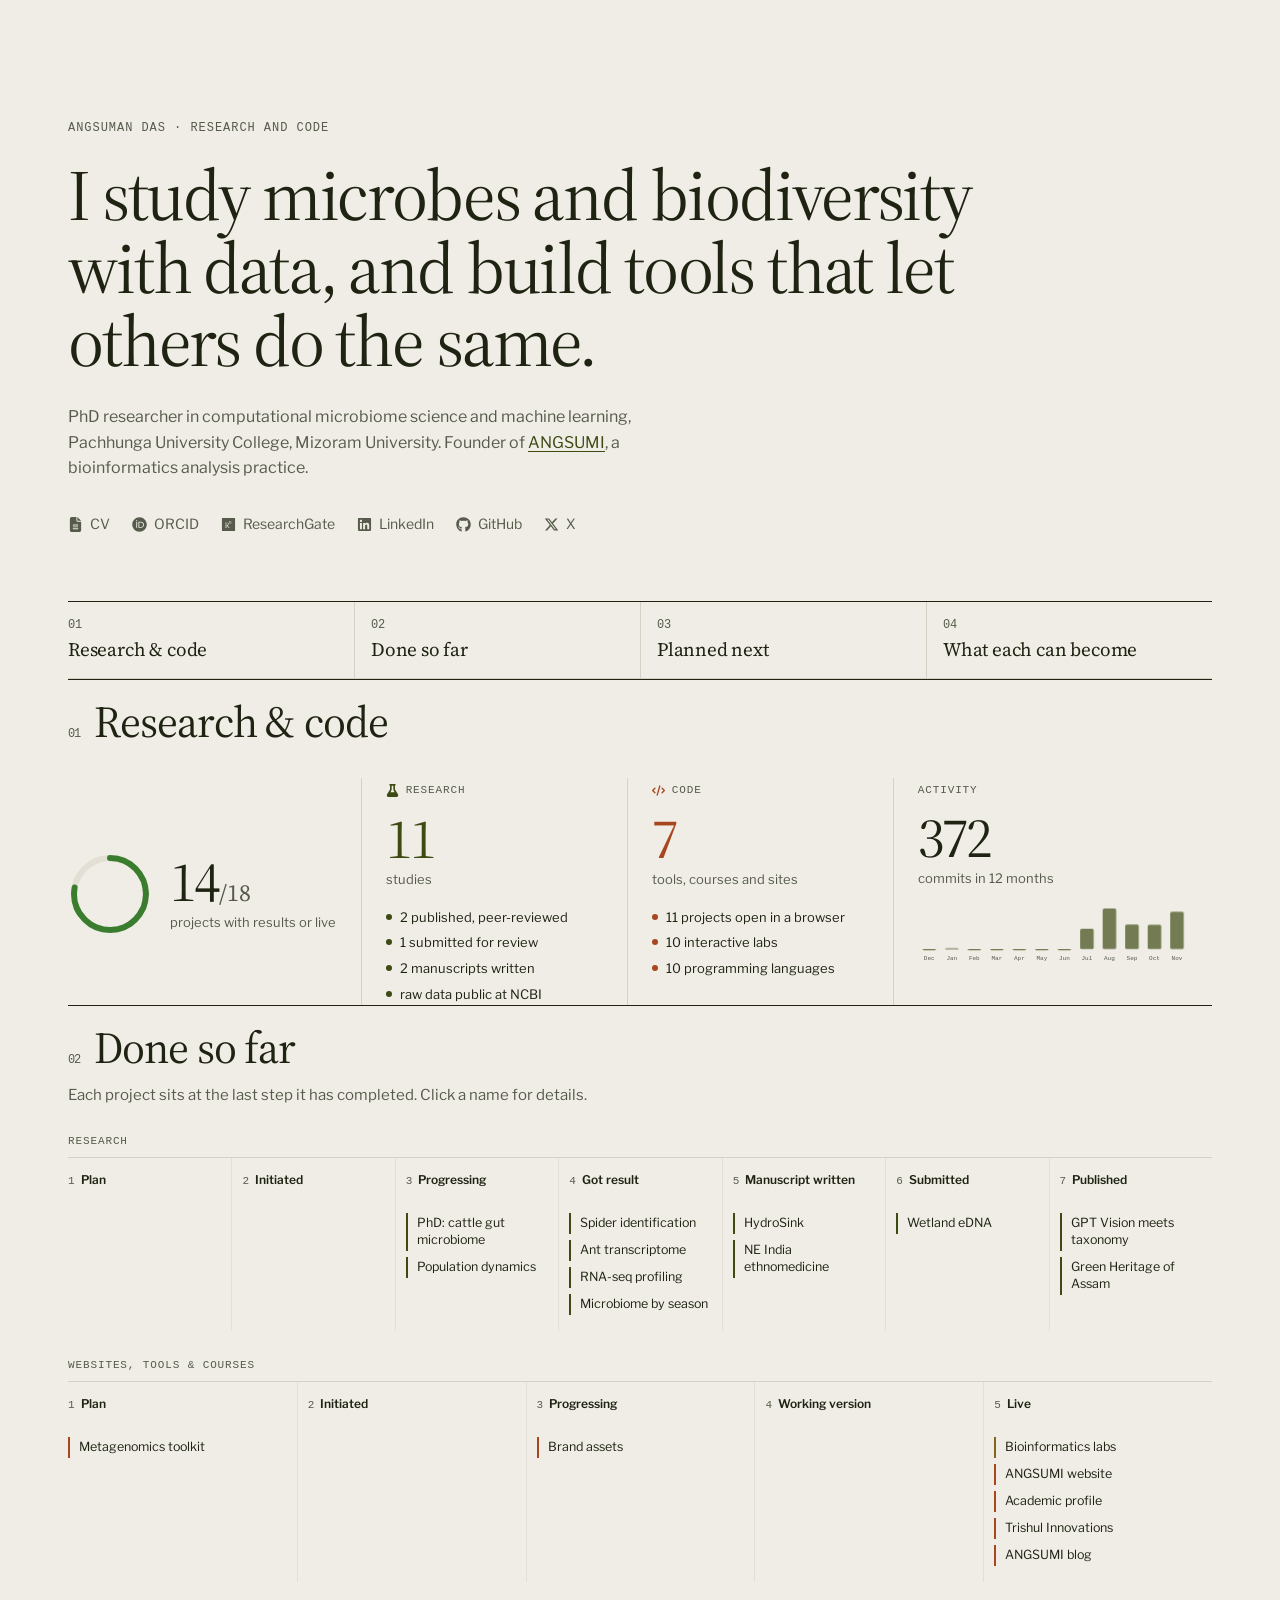
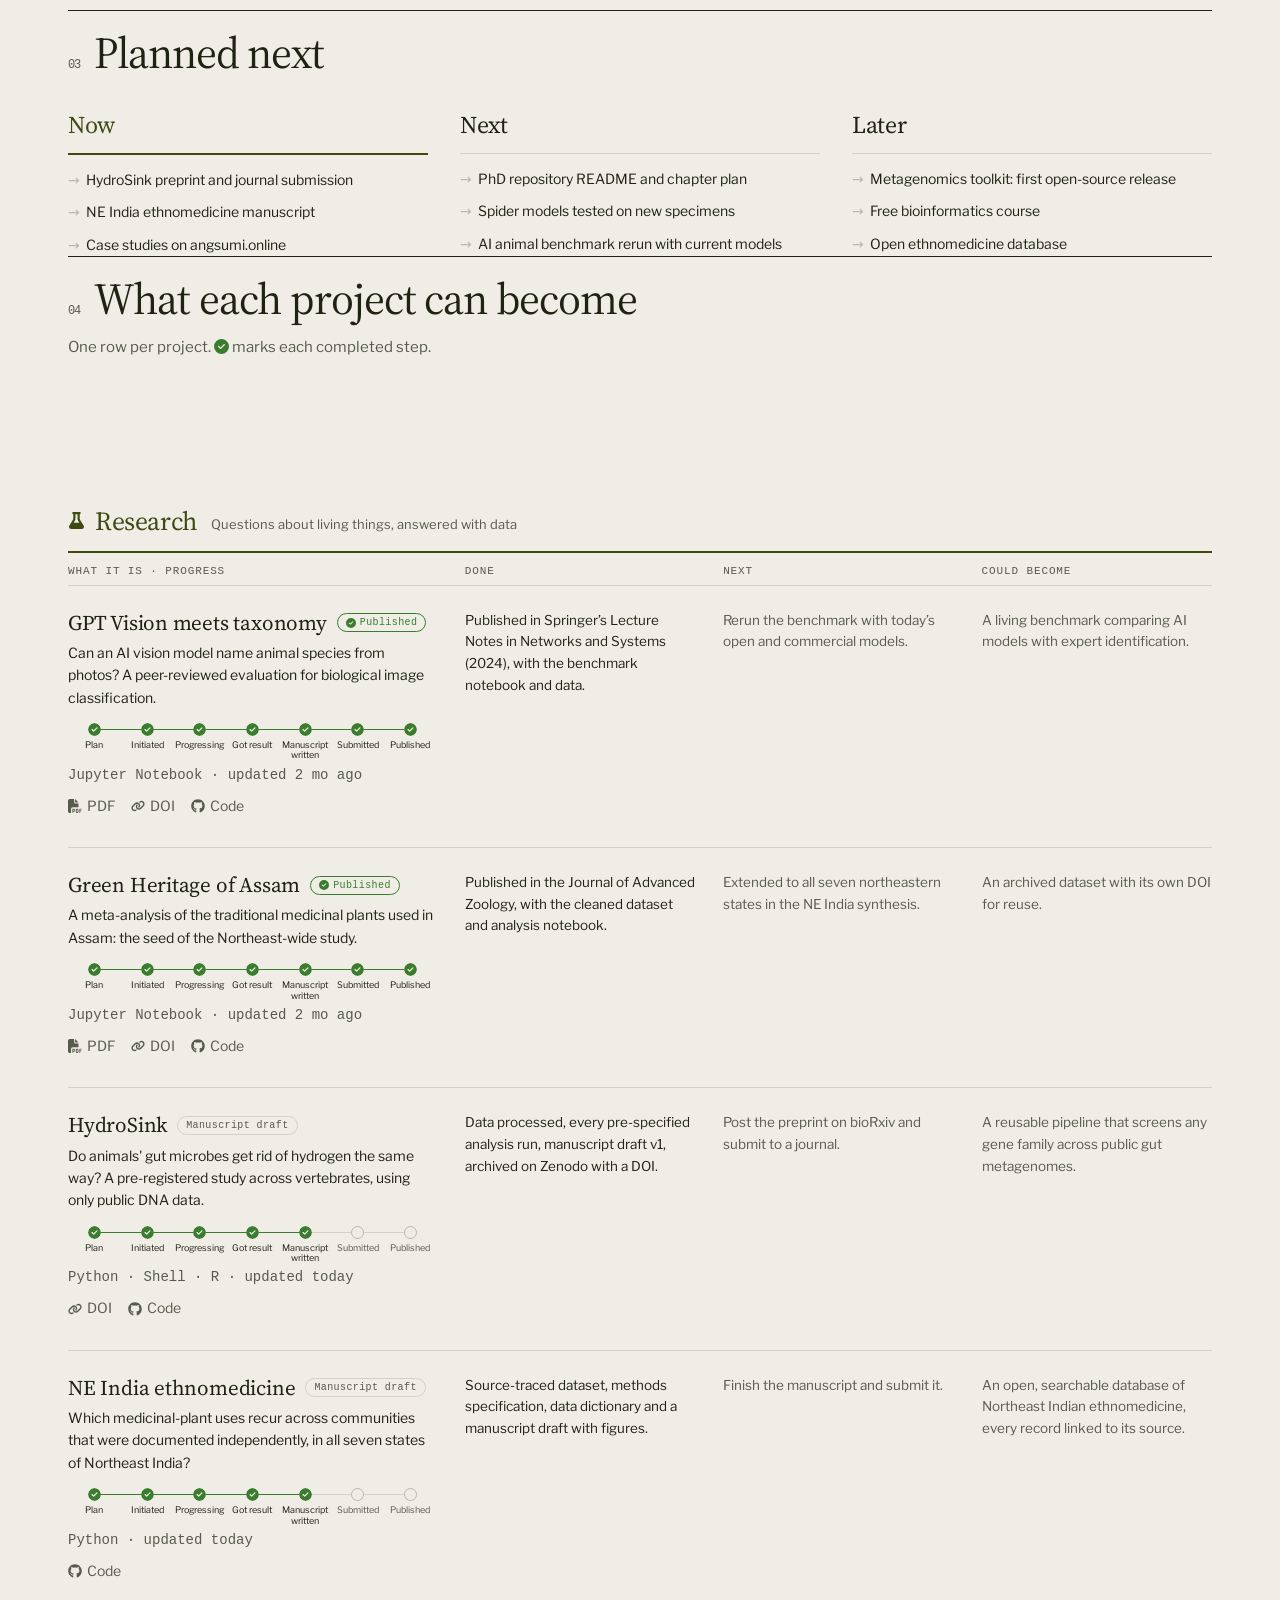
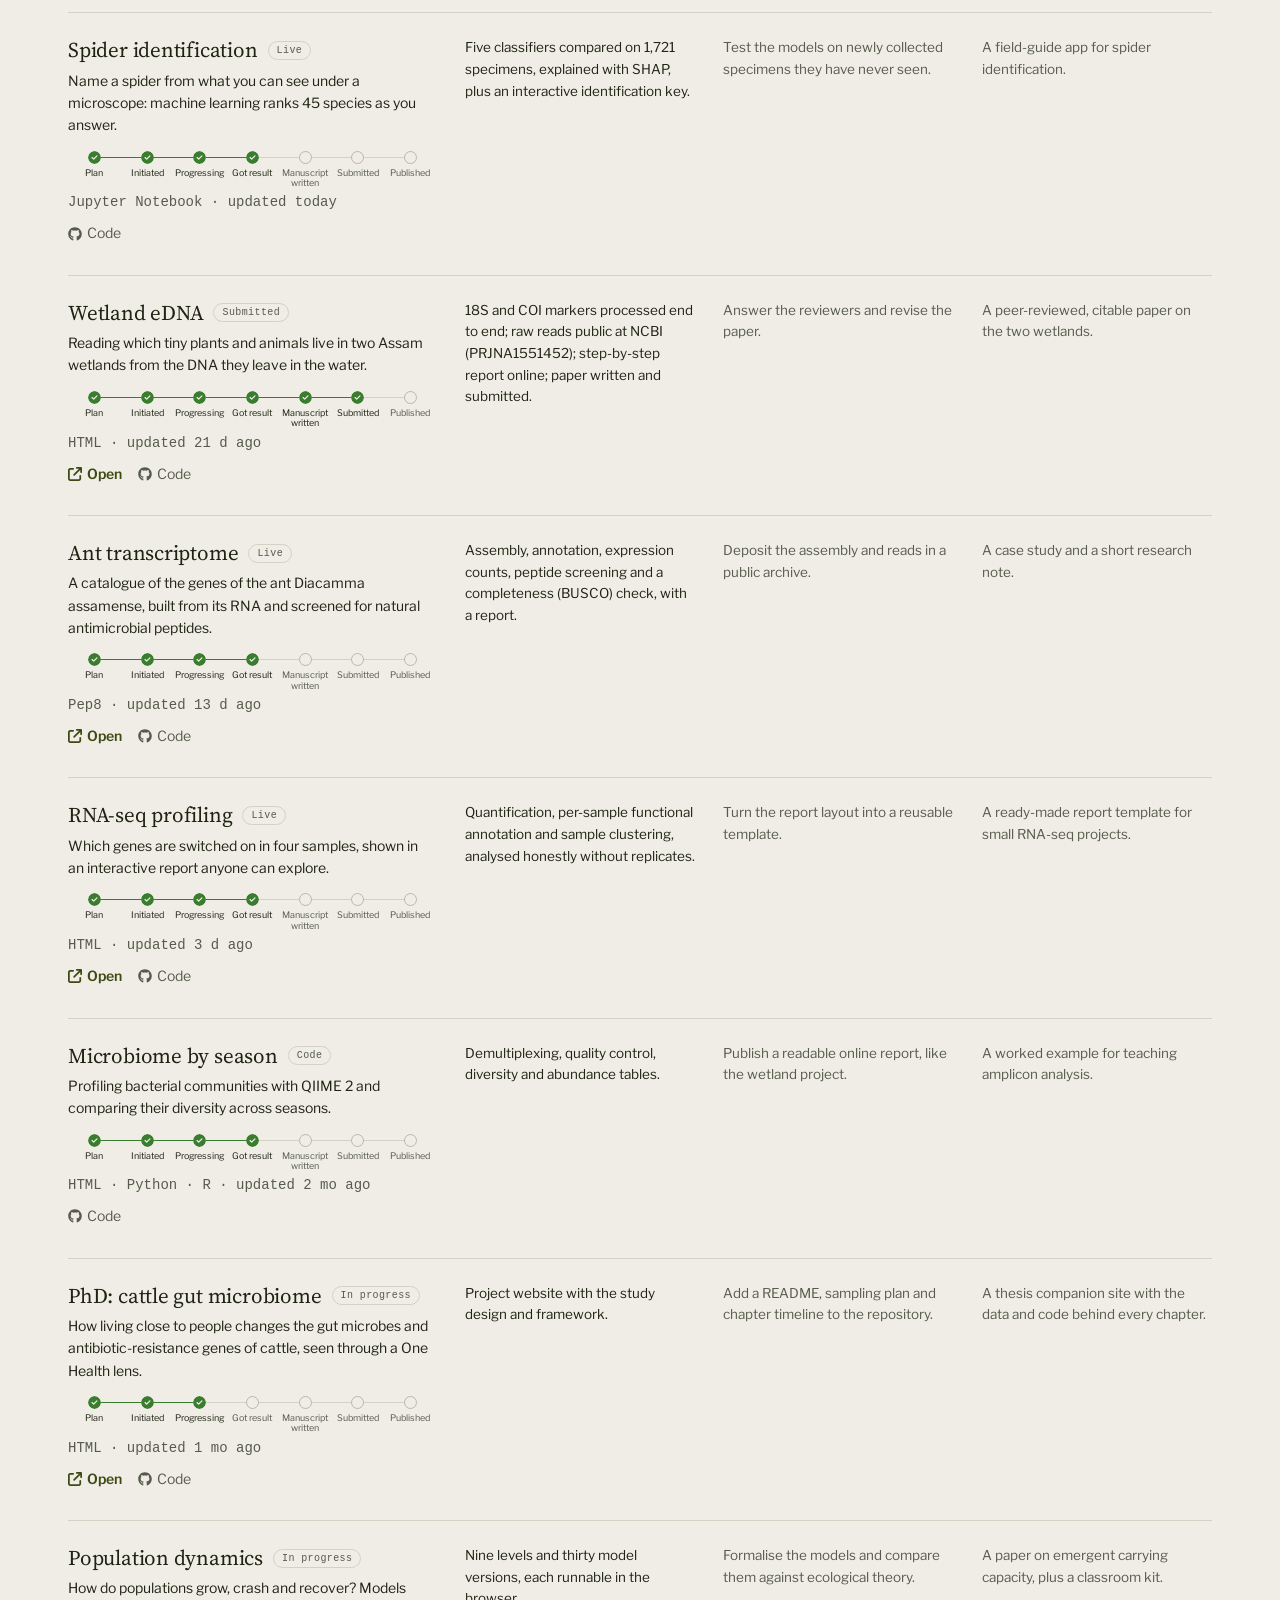
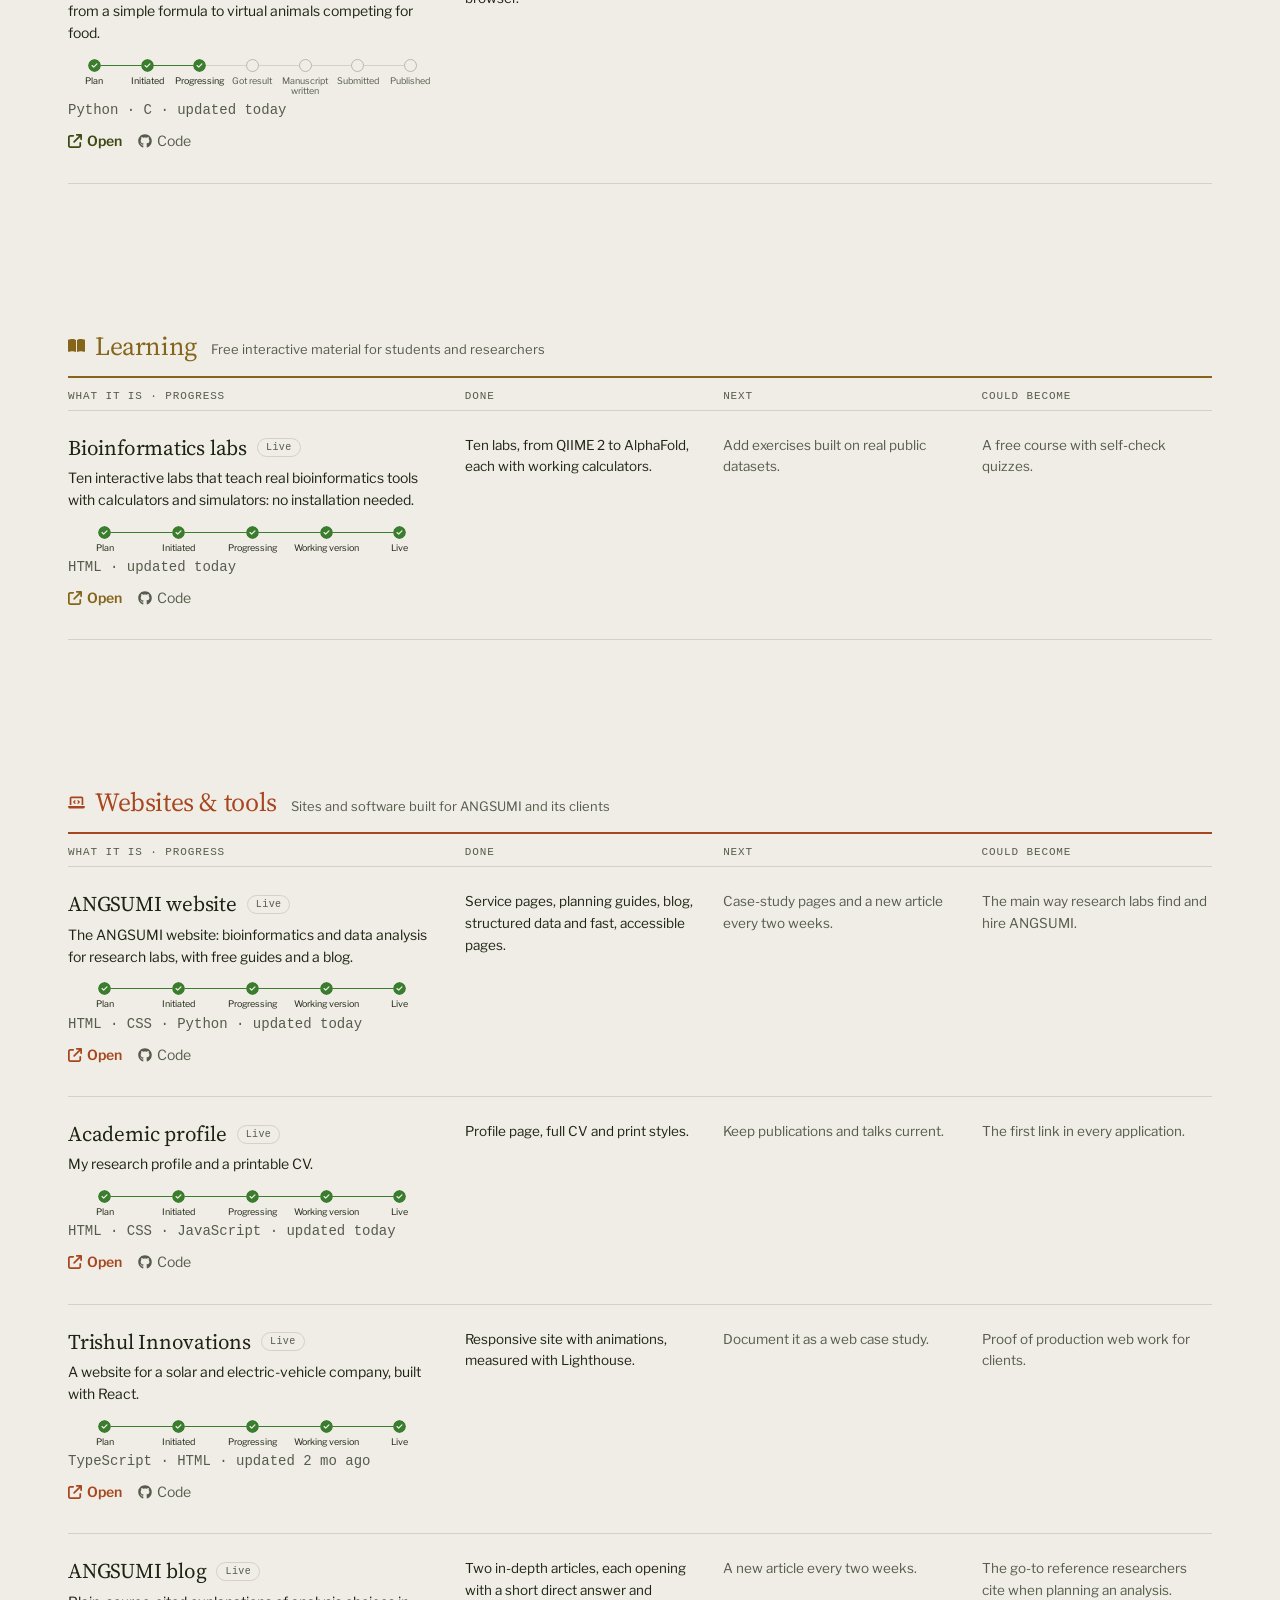
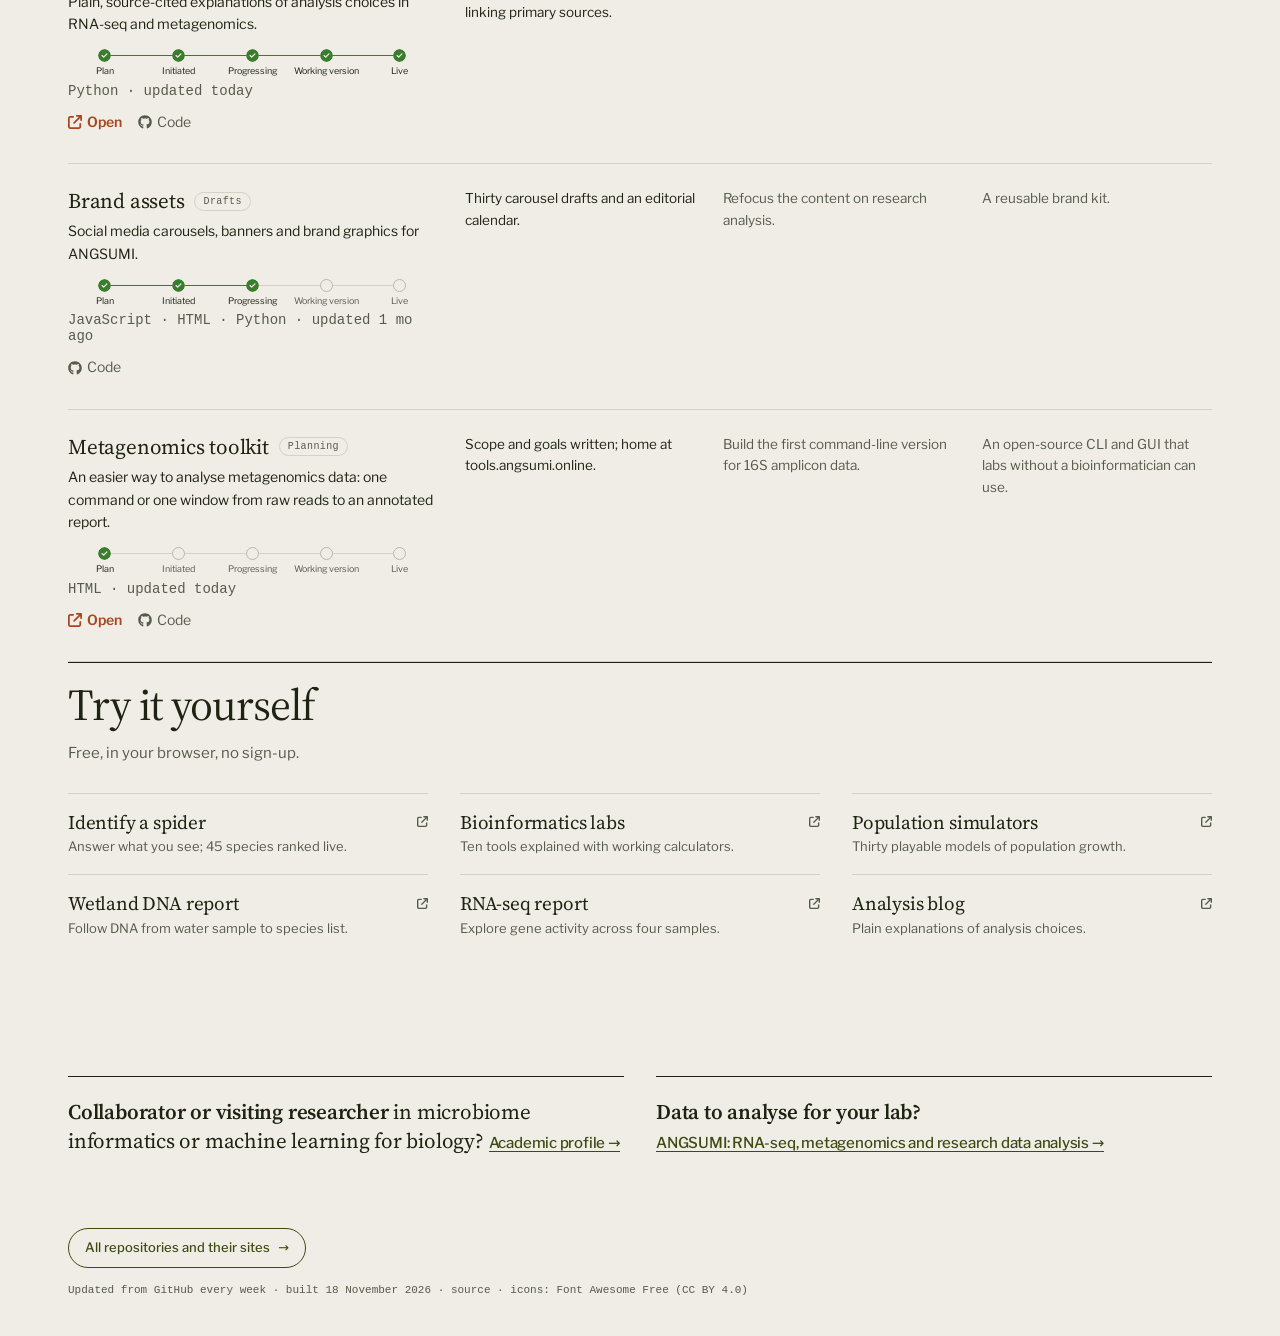
<file: index.html>
<!doctype html>
<html lang="en">
<head>
<meta charset="utf-8">
<meta name="viewport" content="width=device-width,initial-scale=1">
<title>Angsuman Das: research and code, at a glance</title>
<meta name="description" content="Every research and coding project by Angsuman Das in plain words: what is done, what comes next and what each could become. Microbiome science, bioinformatics, machine learning and the web.">
<link rel="canonical" href="https://angsumandas.angsumi.online/">
<meta property="og:title" content="Angsuman Das: research and code, at a glance">
<meta property="og:description" content="18 projects in plain words: done, next, and what each could become.">
<meta property="og:url" content="https://angsumandas.angsumi.online/">
<meta property="og:image" content="https://angsumi.online/og-icon.png">
<meta name="color-scheme" content="light">
<link rel="icon" href="data:image/svg+xml,%3Csvg xmlns='http://www.w3.org/2000/svg' viewBox='0 0 32 32'%3E%3Ccircle cx='16' cy='16' r='14' fill='none' stroke='%233d4a12' stroke-width='4'/%3E%3Ccircle cx='16' cy='16' r='5' fill='%23a8471f'/%3E%3C/svg%3E">
<link rel="preconnect" href="https://fonts.googleapis.com">
<link rel="preconnect" href="https://fonts.gstatic.com" crossorigin>
<link rel="stylesheet" href="https://fonts.googleapis.com/css2?family=Libre+Franklin:wght@400;500;600&amp;family=Source+Serif+4:ital,opsz,wght@0,8..60,400;1,8..60,400&amp;display=swap">
<link rel="stylesheet" href="style.css">
<script>document.documentElement.classList.add('js')</script>
<script type="application/ld+json">{"@context": "https://schema.org", "@type": "ProfilePage", "url": "https://angsumandas.angsumi.online/", "dateModified": "2026-11-18", "mainEntity": {"@type": "Person", "@id": "https://angsumi.online/#person", "name": "Angsuman Das", "url": "https://angsumi.online/cv/", "affiliation": "Pachhunga University College, Mizoram University", "sameAs": ["https://orcid.org/0000-0001-8146-7697", "https://www.linkedin.com/in/angsumi/", "https://www.researchgate.net/profile/Angsuman-Das-2", "https://github.com/Angsumi", "https://x.com/angsumi_online"]}}</script>
</head>
<body>
<svg width="0" height="0" style="position:absolute" aria-hidden="true"><symbol id="fa-arrow-up-right-from-square" viewBox="0 0 512 512"><path fill="currentColor" d="M320 0c-17.7 0-32 14.3-32 32s14.3 32 32 32h82.7L201.4 265.4c-12.5 12.5-12.5 32.8 0 45.3s32.8 12.5 45.3 0L448 109.3V192c0 17.7 14.3 32 32 32s32-14.3 32-32V32c0-17.7-14.3-32-32-32H320zM80 32C35.8 32 0 67.8 0 112V432c0 44.2 35.8 80 80 80H400c44.2 0 80-35.8 80-80V320c0-17.7-14.3-32-32-32s-32 14.3-32 32V432c0 8.8-7.2 16-16 16H80c-8.8 0-16-7.2-16-16V112c0-8.8 7.2-16 16-16H192c17.7 0 32-14.3 32-32s-14.3-32-32-32H80z"/></symbol><symbol id="fa-book-open" viewBox="0 0 576 512"><path fill="currentColor" d="M249.6 471.5c10.8 3.8 22.4-4.1 22.4-15.5V78.6c0-4.2-1.6-8.4-5-11C247.4 52 202.4 32 144 32C93.5 32 46.3 45.3 18.1 56.1C6.8 60.5 0 71.7 0 83.8V454.1c0 11.9 12.8 20.2 24.1 16.5C55.6 460.1 105.5 448 144 448c33.9 0 79 14 105.6 23.5zm76.8 0C353 462 398.1 448 432 448c38.5 0 88.4 12.1 119.9 22.6c11.3 3.8 24.1-4.6 24.1-16.5V83.8c0-12.1-6.8-23.3-18.1-27.6C529.7 45.3 482.5 32 432 32c-58.4 0-103.4 20-123 35.6c-3.3 2.6-5 6.8-5 11V456c0 11.4 11.7 19.3 22.4 15.5z"/></symbol><symbol id="fa-circle-check" viewBox="0 0 512 512"><path fill="currentColor" d="M256 512A256 256 0 1 0 256 0a256 256 0 1 0 0 512zM369 209L241 337c-9.4 9.4-24.6 9.4-33.9 0l-64-64c-9.4-9.4-9.4-24.6 0-33.9s24.6-9.4 33.9 0l47 47L335 175c9.4-9.4 24.6-9.4 33.9 0s9.4 24.6 0 33.9z"/></symbol><symbol id="fa-circle" viewBox="0 0 512 512"><path fill="currentColor" d="M256 512A256 256 0 1 0 256 0a256 256 0 1 0 0 512z"/></symbol><symbol id="fa-code" viewBox="0 0 640 512"><path fill="currentColor" d="M392.8 1.2c-17-4.9-34.7 5-39.6 22l-128 448c-4.9 17 5 34.7 22 39.6s34.7-5 39.6-22l128-448c4.9-17-5-34.7-22-39.6zm80.6 120.1c-12.5 12.5-12.5 32.8 0 45.3L562.7 256l-89.4 89.4c-12.5 12.5-12.5 32.8 0 45.3s32.8 12.5 45.3 0l112-112c12.5-12.5 12.5-32.8 0-45.3l-112-112c-12.5-12.5-32.8-12.5-45.3 0zm-306.7 0c-12.5-12.5-32.8-12.5-45.3 0l-112 112c-12.5 12.5-12.5 32.8 0 45.3l112 112c12.5 12.5 32.8 12.5 45.3 0s12.5-32.8 0-45.3L77.3 256l89.4-89.4c12.5-12.5 12.5-32.8 0-45.3z"/></symbol><symbol id="fa-file-lines" viewBox="0 0 384 512"><path fill="currentColor" d="M64 0C28.7 0 0 28.7 0 64V448c0 35.3 28.7 64 64 64H320c35.3 0 64-28.7 64-64V160H256c-17.7 0-32-14.3-32-32V0H64zM256 0V128H384L256 0zM112 256H272c8.8 0 16 7.2 16 16s-7.2 16-16 16H112c-8.8 0-16-7.2-16-16s7.2-16 16-16zm0 64H272c8.8 0 16 7.2 16 16s-7.2 16-16 16H112c-8.8 0-16-7.2-16-16s7.2-16 16-16zm0 64H272c8.8 0 16 7.2 16 16s-7.2 16-16 16H112c-8.8 0-16-7.2-16-16s7.2-16 16-16z"/></symbol><symbol id="fa-file-pdf" viewBox="0 0 512 512"><path fill="currentColor" d="M0 64C0 28.7 28.7 0 64 0L224 0l0 128c0 17.7 14.3 32 32 32l128 0 0 144-208 0c-35.3 0-64 28.7-64 64l0 144-48 0c-35.3 0-64-28.7-64-64L0 64zm384 64l-128 0L256 0 384 128zM176 352l32 0c30.9 0 56 25.1 56 56s-25.1 56-56 56l-16 0 0 32c0 8.8-7.2 16-16 16s-16-7.2-16-16l0-48 0-80c0-8.8 7.2-16 16-16zm32 80c13.3 0 24-10.7 24-24s-10.7-24-24-24l-16 0 0 48 16 0zm96-80l32 0c26.5 0 48 21.5 48 48l0 64c0 26.5-21.5 48-48 48l-32 0c-8.8 0-16-7.2-16-16l0-128c0-8.8 7.2-16 16-16zm32 128c8.8 0 16-7.2 16-16l0-64c0-8.8-7.2-16-16-16l-16 0 0 96 16 0zm80-112c0-8.8 7.2-16 16-16l48 0c8.8 0 16 7.2 16 16s-7.2 16-16 16l-32 0 0 32 32 0c8.8 0 16 7.2 16 16s-7.2 16-16 16l-32 0 0 48c0 8.8-7.2 16-16 16s-16-7.2-16-16l0-64 0-64z"/></symbol><symbol id="fa-flask" viewBox="0 0 448 512"><path fill="currentColor" d="M288 0H160 128C110.3 0 96 14.3 96 32s14.3 32 32 32V196.8c0 11.8-3.3 23.5-9.5 33.5L10.3 406.2C3.6 417.2 0 429.7 0 442.6C0 480.9 31.1 512 69.4 512H378.6c38.3 0 69.4-31.1 69.4-69.4c0-12.8-3.6-25.4-10.3-36.4L329.5 230.4c-6.2-10.1-9.5-21.7-9.5-33.5V64c17.7 0 32-14.3 32-32s-14.3-32-32-32H288zM192 196.8V64h64V196.8c0 23.7 6.6 46.9 19 67.1L309.5 320h-171L173 263.9c12.4-20.2 19-43.4 19-67.1z"/></symbol><symbol id="fa-github" viewBox="0 0 496 512"><path fill="currentColor" d="M165.9 397.4c0 2-2.3 3.6-5.2 3.6-3.3.3-5.6-1.3-5.6-3.6 0-2 2.3-3.6 5.2-3.6 3-.3 5.6 1.3 5.6 3.6zm-31.1-4.5c-.7 2 1.3 4.3 4.3 4.9 2.6 1 5.6 0 6.2-2s-1.3-4.3-4.3-5.2c-2.6-.7-5.5.3-6.2 2.3zm44.2-1.7c-2.9.7-4.9 2.6-4.6 4.9.3 2 2.9 3.3 5.9 2.6 2.9-.7 4.9-2.6 4.6-4.6-.3-1.9-3-3.2-5.9-2.9zM244.8 8C106.1 8 0 113.3 0 252c0 110.9 69.8 205.8 169.5 239.2 12.8 2.3 17.3-5.6 17.3-12.1 0-6.2-.3-40.4-.3-61.4 0 0-70 15-84.7-29.8 0 0-11.4-29.1-27.8-36.6 0 0-22.9-15.7 1.6-15.4 0 0 24.9 2 38.6 25.8 21.9 38.6 58.6 27.5 72.9 20.9 2.3-16 8.8-27.1 16-33.7-55.9-6.2-112.3-14.3-112.3-110.5 0-27.5 7.6-41.3 23.6-58.9-2.6-6.5-11.1-33.3 2.6-67.9 20.9-6.5 69 27 69 27 20-5.6 41.5-8.5 62.8-8.5s42.8 2.9 62.8 8.5c0 0 48.1-33.6 69-27 13.7 34.7 5.2 61.4 2.6 67.9 16 17.7 25.8 31.5 25.8 58.9 0 96.5-58.9 104.2-114.8 110.5 9.2 7.9 17 22.9 17 46.4 0 33.7-.3 75.4-.3 83.6 0 6.5 4.6 14.4 17.3 12.1C428.2 457.8 496 362.9 496 252 496 113.3 383.5 8 244.8 8zM97.2 352.9c-1.3 1-1 3.3.7 5.2 1.6 1.6 3.9 2.3 5.2 1 1.3-1 1-3.3-.7-5.2-1.6-1.6-3.9-2.3-5.2-1zm-10.8-8.1c-.7 1.3.3 2.9 2.3 3.9 1.6 1 3.6.7 4.3-.7.7-1.3-.3-2.9-2.3-3.9-2-.6-3.6-.3-4.3.7zm32.4 35.6c-1.6 1.3-1 4.3 1.3 6.2 2.3 2.3 5.2 2.6 6.5 1 1.3-1.3.7-4.3-1.3-6.2-2.2-2.3-5.2-2.6-6.5-1zm-11.4-14.7c-1.6 1-1.6 3.6 0 5.9 1.6 2.3 4.3 3.3 5.6 2.3 1.6-1.3 1.6-3.9 0-6.2-1.4-2.3-4-3.3-5.6-2z"/></symbol><symbol id="fa-laptop-code" viewBox="0 0 640 512"><path fill="currentColor" d="M64 96c0-35.3 28.7-64 64-64H512c35.3 0 64 28.7 64 64V352H512V96H128V352H64V96zM0 403.2C0 392.6 8.6 384 19.2 384H620.8c10.6 0 19.2 8.6 19.2 19.2c0 42.4-34.4 76.8-76.8 76.8H76.8C34.4 480 0 445.6 0 403.2zM281 209l-31 31 31 31c9.4 9.4 9.4 24.6 0 33.9s-24.6 9.4-33.9 0l-48-48c-9.4-9.4-9.4-24.6 0-33.9l48-48c9.4-9.4 24.6-9.4 33.9 0s9.4 24.6 0 33.9zM393 175l48 48c9.4 9.4 9.4 24.6 0 33.9l-48 48c-9.4 9.4-24.6 9.4-33.9 0s-9.4-24.6 0-33.9l31-31-31-31c-9.4-9.4-9.4-24.6 0-33.9s24.6-9.4 33.9 0z"/></symbol><symbol id="fa-link" viewBox="0 0 640 512"><path fill="currentColor" d="M579.8 267.7c56.5-56.5 56.5-148 0-204.5c-50-50-128.8-56.5-186.3-15.4l-1.6 1.1c-14.4 10.3-17.7 30.3-7.4 44.6s30.3 17.7 44.6 7.4l1.6-1.1c32.1-22.9 76-19.3 103.8 8.6c31.5 31.5 31.5 82.5 0 114L422.3 334.8c-31.5 31.5-82.5 31.5-114 0c-27.9-27.9-31.5-71.8-8.6-103.8l1.1-1.6c10.3-14.4 6.9-34.4-7.4-44.6s-34.4-6.9-44.6 7.4l-1.1 1.6C206.5 251.2 213 330 263 380c56.5 56.5 148 56.5 204.5 0L579.8 267.7zM60.2 244.3c-56.5 56.5-56.5 148 0 204.5c50 50 128.8 56.5 186.3 15.4l1.6-1.1c14.4-10.3 17.7-30.3 7.4-44.6s-30.3-17.7-44.6-7.4l-1.6 1.1c-32.1 22.9-76 19.3-103.8-8.6C74 372 74 321 105.5 289.5L217.7 177.2c31.5-31.5 82.5-31.5 114 0c27.9 27.9 31.5 71.8 8.6 103.9l-1.1 1.6c-10.3 14.4-6.9 34.4 7.4 44.6s34.4 6.9 44.6-7.4l1.1-1.6C433.5 260.8 427 182 377 132c-56.5-56.5-148-56.5-204.5 0L60.2 244.3z"/></symbol><symbol id="fa-linkedin" viewBox="0 0 448 512"><path fill="currentColor" d="M416 32H31.9C14.3 32 0 46.5 0 64.3v383.4C0 465.5 14.3 480 31.9 480H416c17.6 0 32-14.5 32-32.3V64.3c0-17.8-14.4-32.3-32-32.3zM135.4 416H69V202.2h66.5V416zm-33.2-243c-21.3 0-38.5-17.3-38.5-38.5S80.9 96 102.2 96c21.2 0 38.5 17.3 38.5 38.5 0 21.3-17.2 38.5-38.5 38.5zm282.1 243h-66.4V312c0-24.8-.5-56.7-34.5-56.7-34.6 0-39.9 27-39.9 54.9V416h-66.4V202.2h63.7v29.2h.9c8.9-16.8 30.6-34.5 62.9-34.5 67.2 0 79.7 44.3 79.7 101.9V416z"/></symbol><symbol id="fa-orcid" viewBox="0 0 512 512"><path fill="currentColor" d="M294.75 188.19h-45.92V342h47.47c67.62 0 83.12-51.34 83.12-76.91 0-41.64-26.54-76.9-84.67-76.9zM256 8C119 8 8 119 8 256s111 248 248 248 248-111 248-248S393 8 256 8zm-80.79 360.76h-29.84v-207.5h29.84zm-14.92-231.14a19.57 19.57 0 1 1 19.57-19.57 19.64 19.64 0 0 1-19.57 19.57zM300 369h-81V161.26h80.6c76.73 0 110.44 54.83 110.44 103.85C410 318.39 368.38 369 300 369z"/></symbol><symbol id="fa-researchgate" viewBox="0 0 448 512"><path fill="currentColor" d="M0 32v448h448V32H0zm262.2 334.4c-6.6 3-33.2 6-50-14.2-9.2-10.6-25.3-33.3-42.2-63.6-8.9 0-14.7 0-21.4-.6v46.4c0 23.5 6 21.2 25.8 23.9v8.1c-6.9-.3-23.1-.8-35.6-.8-13.1 0-26.1.6-33.6.8v-8.1c15.5-2.9 22-1.3 22-23.9V225c0-22.6-6.4-21-22-23.9V193c25.8 1 53.1-.6 70.9-.6 31.7 0 55.9 14.4 55.9 45.6 0 21.1-16.7 42.2-39.2 47.5 13.6 24.2 30 45.6 42.2 58.9 7.2 7.8 17.2 14.7 27.2 14.7v7.3zm22.9-135c-23.3 0-32.2-15.7-32.2-32.2V167c0-12.2 8.8-30.4 34-30.4s30.4 17.9 30.4 17.9l-10.7 7.2s-5.5-12.5-19.7-12.5c-7.9 0-19.7 7.3-19.7 19.7v26.8c0 13.4 6.6 23.3 17.9 23.3 14.1 0 21.5-10.9 21.5-26.8h-17.9v-10.7h30.4c0 20.5 4.7 49.9-34 49.9zm-116.5 44.7c-9.4 0-13.6-.3-20-.8v-69.7c6.4-.6 15-.6 22.5-.6 23.3 0 37.2 12.2 37.2 34.5 0 21.9-15 36.6-39.7 36.6z"/></symbol><symbol id="fa-x-twitter" viewBox="0 0 512 512"><path fill="currentColor" d="M389.2 48h70.6L305.6 224.2 487 464H345L233.7 318.6 106.5 464H35.8L200.7 275.5 26.8 48H172.4L272.9 180.9 389.2 48zM364.4 421.8h39.1L151.1 88h-42L364.4 421.8z"/></symbol></svg>
<main>

<header class="intro wrap" data-enter>
  <p class="kicker">Angsuman Das · research and code</p>
  <h1>I study microbes and biodiversity with data, and build tools that let others do the same.</h1>
  <p class="who">PhD researcher in computational microbiome science and machine learning, Pachhunga University College, Mizoram University. Founder of <a href="https://angsumi.online/">ANGSUMI</a>, a bioinformatics analysis practice.</p>
  <nav class="profiles" aria-label="Profiles">
    <a href="https://angsumi.online/cv/"><svg class="i" aria-hidden="true"><use href="#fa-file-lines"/></svg>CV</a>
    <a href="https://orcid.org/0000-0001-8146-7697" class="orcid"><svg class="i" aria-hidden="true"><use href="#fa-orcid"/></svg>ORCID</a>
    <a href="https://www.researchgate.net/profile/Angsuman-Das-2" class="rg"><svg class="i" aria-hidden="true"><use href="#fa-researchgate"/></svg>ResearchGate</a>
    <a href="https://www.linkedin.com/in/angsumi/" class="li"><svg class="i" aria-hidden="true"><use href="#fa-linkedin"/></svg>LinkedIn</a>
    <a href="https://github.com/Angsumi"><svg class="i" aria-hidden="true"><use href="#fa-github"/></svg>GitHub</a>
    <a href="https://x.com/angsumi_online"><svg class="i" aria-hidden="true"><use href="#fa-x-twitter"/></svg>X</a>
  </nav>
  <nav class="goals" aria-label="On this page"><a href="#showcase"><i>01</i>Research &amp; code</a><a href="#done"><i>02</i>Done so far</a><a href="#plan"><i>03</i>Planned next</a><a href="#become"><i>04</i>What each can become</a></nav>
</header>

<section class="showcase wrap" id="showcase" aria-labelledby="show-h">
  <h2 id="show-h" class="title"><i>01</i>Research &amp; code</h2>
  <div class="glance">
    <div class="big"><svg class="ring" viewBox="0 0 56 56" aria-hidden="true"><circle class="track" cx="28.0" cy="28.0" r="24.0"/><circle class="fill" cx="28.0" cy="28.0" r="24.0" stroke-dasharray="117.29 150.80"/></svg><div><b>14<small>/18</small></b><span>projects with results or live</span></div></div>
    <div class="strand research"><h3><svg class="i" aria-hidden="true"><use href="#fa-flask"/></svg>Research</h3><b>11</b><span>studies</span><ul><li>2 published, peer-reviewed</li><li>1 submitted for review</li><li>2 manuscripts written</li><li>raw data public at NCBI</li></ul></div>
    <div class="strand built"><h3><svg class="i" aria-hidden="true"><use href="#fa-code"/></svg>Code</h3><b>7</b><span>tools, courses and sites</span><ul><li>11 projects open in a browser</li><li>10 interactive labs</li><li>10 programming languages</li></ul></div>
    <div class="activity"><h3>Activity</h3><b>372</b><span>commits in 12 months</span><svg class="months" viewBox="0 0 360 78" role="img" aria-label="Commits per month over the last year"><rect x="6" y="60.0" width="18" height="1.5" rx="2"><title>0 commits in December 2025</title></rect><text x="15" y="74">Dec</text><rect x="36" y="58.9" width="18" height="1.5" rx="2"><title>2 commits in January 2026</title></rect><text x="45" y="74">Jan</text><rect x="66" y="60.0" width="18" height="1.5" rx="2"><title>0 commits in February 2026</title></rect><text x="75" y="74">Feb</text><rect x="96" y="60.0" width="18" height="1.5" rx="2"><title>0 commits in March 2026</title></rect><text x="105" y="74">Mar</text><rect x="126" y="60.0" width="18" height="1.5" rx="2"><title>0 commits in April 2026</title></rect><text x="135" y="74">Apr</text><rect x="156" y="60.0" width="18" height="1.5" rx="2"><title>0 commits in May 2026</title></rect><text x="165" y="74">May</text><rect x="186" y="60.0" width="18" height="1.5" rx="2"><title>0 commits in June 2026</title></rect><text x="195" y="74">Jun</text><rect x="216" y="33.0" width="18" height="27.0" rx="2"><title>51 commits in July 2026</title></rect><text x="225" y="74">Jul</text><rect x="246" y="6.0" width="18" height="54.0" rx="2"><title>102 commits in August 2026</title></rect><text x="255" y="74">Aug</text><rect x="276" y="27.2" width="18" height="32.8" rx="2"><title>62 commits in September 2026</title></rect><text x="285" y="74">Sep</text><rect x="306" y="27.7" width="18" height="32.3" rx="2"><title>61 commits in October 2026</title></rect><text x="315" y="74">Oct</text><rect x="336" y="10.2" width="18" height="49.8" rx="2"><title>94 commits in November 2026</title></rect><text x="345" y="74">Nov</text></svg></div>
  </div>
</section>

<section class="board wrap" id="done" aria-labelledby="board-h">
  <h2 id="board-h" class="title"><i>02</i>Done so far</h2>
  <p class="lead">Each project sits at the last step it has completed. Click a name for details.</p>
  <div class="pipe"><h3>Research</h3><div class="stages s7"><div class="col"><h4><b>1</b>Plan</h4><ol></ol></div><div class="col"><h4><b>2</b>Initiated</h4><ol></ol></div><div class="col"><h4><b>3</b>Progressing</h4><ol><li class="research"><a href="#p-phd">PhD: cattle gut microbiome</a></li><li class="research"><a href="#p-population-simulator">Population dynamics</a></li></ol></div><div class="col"><h4><b>4</b>Got result</h4><ol><li class="research"><a href="#p-spider-morphology-ml">Spider identification</a></li><li class="research"><a href="#p-shruti-rnaseq-denovo">Ant transcriptome</a></li><li class="research"><a href="#p-md-rnaseq">RNA-seq profiling</a></li><li class="research"><a href="#p-md-metagenome">Microbiome by season</a></li></ol></div><div class="col"><h4><b>5</b>Manuscript written</h4><ol><li class="research"><a href="#p-hydrosink">HydroSink</a></li><li class="research"><a href="#p-ne-ethnomedicine-synthesis">NE India ethnomedicine</a></li></ol></div><div class="col"><h4><b>6</b>Submitted</h4><ol><li class="research"><a href="#p-sahil-metagenome">Wetland eDNA</a></li></ol></div><div class="col"><h4><b>7</b>Published</h4><ol><li class="research"><a href="#p-gpt-vision-for-animal-classification">GPT Vision meets taxonomy</a></li><li class="research"><a href="#p-assam-ethnomedicine">Green Heritage of Assam</a></li></ol></div></div></div><div class="pipe"><h3>Websites, tools &amp; courses</h3><div class="stages s5"><div class="col"><h4><b>1</b>Plan</h4><ol><li class="build"><a href="#p-metagenomics-toolkit">Metagenomics toolkit</a></li></ol></div><div class="col"><h4><b>2</b>Initiated</h4><ol></ol></div><div class="col"><h4><b>3</b>Progressing</h4><ol><li class="build"><a href="#p-angsumi-social-media-asset">Brand assets</a></li></ol></div><div class="col"><h4><b>4</b>Working version</h4><ol></ol></div><div class="col"><h4><b>5</b>Live</h4><ol><li class="learning"><a href="#p-bioinformatics">Bioinformatics labs</a></li><li class="build"><a href="#p-angsumi-github-io">ANGSUMI website</a></li><li class="build"><a href="#p-cv">Academic profile</a></li><li class="build"><a href="#p-trishul">Trishul Innovations</a></li><li class="build"><a href="#p-blog">ANGSUMI blog</a></li></ol></div></div></div>
</section>

<section class="plan wrap" id="plan" aria-labelledby="plan-h">
  <h2 id="plan-h" class="title"><i>03</i>Planned next</h2>
  <div class="phases"><div class="phase"><h3>Now</h3><ul><li>HydroSink preprint and journal submission</li><li>NE India ethnomedicine manuscript</li><li>Case studies on angsumi.online</li></ul></div><div class="phase"><h3>Next</h3><ul><li>PhD repository README and chapter plan</li><li>Spider models tested on new specimens</li><li>AI animal benchmark rerun with current models</li></ul></div><div class="phase"><h3>Later</h3><ul><li>Metagenomics toolkit: first open-source release</li><li>Free bioinformatics course</li><li>Open ethnomedicine database</li></ul></div></div>
</section>

<section class="projects wrap" id="become" aria-labelledby="projects-h">
  <h2 id="projects-h" class="title"><i>04</i>What each project can become</h2>
  <p class="lead">One row per project. <span class="tick"><svg class="i" aria-hidden="true"><use href="#fa-circle-check"/></svg></span> marks each completed step.</p>
  <section class="group research" id="research"><header><h2><svg class="i" aria-hidden="true"><use href="#fa-flask"/></svg>Research</h2><p>Questions about living things, answered with data</p></header><div class="cols" aria-hidden="true"><span>What it is · progress</span><span>Done</span><span>Next</span><span>Could become</span></div><article class="row research" id="p-gpt-vision-for-animal-classification">
<div class="what"><h3>GPT Vision meets taxonomy<span class="badge pub"><svg class="i" aria-hidden="true"><use href="#fa-circle-check"/></svg>Published</span></h3><p>Can an AI vision model name animal species from photos? A peer-reviewed evaluation for biological image classification.</p><ol class="track" aria-label="7 of 7 steps done: Plan, Initiated, Progressing, Got result, Manuscript written, Submitted, Published"><li class="ok"><svg class="i" aria-hidden="true"><use href="#fa-circle-check"/></svg><span>Plan</span></li><li class="ok"><svg class="i" aria-hidden="true"><use href="#fa-circle-check"/></svg><span>Initiated</span></li><li class="ok"><svg class="i" aria-hidden="true"><use href="#fa-circle-check"/></svg><span>Progressing</span></li><li class="ok"><svg class="i" aria-hidden="true"><use href="#fa-circle-check"/></svg><span>Got result</span></li><li class="ok"><svg class="i" aria-hidden="true"><use href="#fa-circle-check"/></svg><span>Manuscript written</span></li><li class="ok"><svg class="i" aria-hidden="true"><use href="#fa-circle-check"/></svg><span>Submitted</span></li><li class="ok"><svg class="i" aria-hidden="true"><use href="#fa-circle-check"/></svg><span>Published</span></li></ol>
<p class="meta">Jupyter Notebook · updated 2 mo ago</p><p class="links"><a href="https://angsumi.online/cv/documents/publications/GPT%20Vision%20Meets%20Taxonomy.pdf"><svg class="i" aria-hidden="true"><use href="#fa-file-pdf"/></svg>PDF</a><a href="https://doi.org/10.1007/978-981-97-3601-0_31"><svg class="i" aria-hidden="true"><use href="#fa-link"/></svg>DOI</a><a href="https://github.com/Angsumi/GPT_VISION_FOR_Animal_Classification"><svg class="i" aria-hidden="true"><use href="#fa-github"/></svg>Code</a></p></div>
<div class="cell done"><span class="lbl">Done</span>Published in Springer’s Lecture Notes in Networks and Systems (2024), with the benchmark notebook and data.</div>
<div class="cell next"><span class="lbl">Next</span>Rerun the benchmark with today’s open and commercial models.</div>
<div class="cell could"><span class="lbl">Could become</span>A living benchmark comparing AI models with expert identification.</div>
</article><article class="row research" id="p-assam-ethnomedicine">
<div class="what"><h3>Green Heritage of Assam<span class="badge pub"><svg class="i" aria-hidden="true"><use href="#fa-circle-check"/></svg>Published</span></h3><p>A meta-analysis of the traditional medicinal plants used in Assam: the seed of the Northeast-wide study.</p><ol class="track" aria-label="7 of 7 steps done: Plan, Initiated, Progressing, Got result, Manuscript written, Submitted, Published"><li class="ok"><svg class="i" aria-hidden="true"><use href="#fa-circle-check"/></svg><span>Plan</span></li><li class="ok"><svg class="i" aria-hidden="true"><use href="#fa-circle-check"/></svg><span>Initiated</span></li><li class="ok"><svg class="i" aria-hidden="true"><use href="#fa-circle-check"/></svg><span>Progressing</span></li><li class="ok"><svg class="i" aria-hidden="true"><use href="#fa-circle-check"/></svg><span>Got result</span></li><li class="ok"><svg class="i" aria-hidden="true"><use href="#fa-circle-check"/></svg><span>Manuscript written</span></li><li class="ok"><svg class="i" aria-hidden="true"><use href="#fa-circle-check"/></svg><span>Submitted</span></li><li class="ok"><svg class="i" aria-hidden="true"><use href="#fa-circle-check"/></svg><span>Published</span></li></ol>
<p class="meta">Jupyter Notebook · updated 2 mo ago</p><p class="links"><a href="https://angsumi.online/cv/documents/publications/Green%20Heritage%20Of%20Assam%20A%20Comprehensive%20Metaanalysis%20Of%20Traditional.pdf"><svg class="i" aria-hidden="true"><use href="#fa-file-pdf"/></svg>PDF</a><a href="https://doi.org/10.53555/jaz.v42i01.3838"><svg class="i" aria-hidden="true"><use href="#fa-link"/></svg>DOI</a><a href="https://github.com/Angsumi/Assam_Ethnomedicine"><svg class="i" aria-hidden="true"><use href="#fa-github"/></svg>Code</a></p></div>
<div class="cell done"><span class="lbl">Done</span>Published in the Journal of Advanced Zoology, with the cleaned dataset and analysis notebook.</div>
<div class="cell next"><span class="lbl">Next</span>Extended to all seven northeastern states in the NE India synthesis.</div>
<div class="cell could"><span class="lbl">Could become</span>An archived dataset with its own DOI for reuse.</div>
</article><article class="row research" id="p-hydrosink">
<div class="what"><h3>HydroSink<span class="badge ">Manuscript draft</span></h3><p>Do animals&#x27; gut microbes get rid of hydrogen the same way? A pre-registered study across vertebrates, using only public DNA data.</p><ol class="track" aria-label="5 of 7 steps done: Plan, Initiated, Progressing, Got result, Manuscript written"><li class="ok"><svg class="i" aria-hidden="true"><use href="#fa-circle-check"/></svg><span>Plan</span></li><li class="ok"><svg class="i" aria-hidden="true"><use href="#fa-circle-check"/></svg><span>Initiated</span></li><li class="ok"><svg class="i" aria-hidden="true"><use href="#fa-circle-check"/></svg><span>Progressing</span></li><li class="ok"><svg class="i" aria-hidden="true"><use href="#fa-circle-check"/></svg><span>Got result</span></li><li class="ok"><svg class="i" aria-hidden="true"><use href="#fa-circle-check"/></svg><span>Manuscript written</span></li><li class="todo"><i></i><span>Submitted</span></li><li class="todo"><i></i><span>Published</span></li></ol>
<p class="meta">Python · Shell · R · updated today</p><p class="links"><a href="https://doi.org/10.5281/zenodo.24330934"><svg class="i" aria-hidden="true"><use href="#fa-link"/></svg>DOI</a><a href="https://github.com/Angsumi/hydrosink"><svg class="i" aria-hidden="true"><use href="#fa-github"/></svg>Code</a></p></div>
<div class="cell done"><span class="lbl">Done</span>Data processed, every pre-specified analysis run, manuscript draft v1, archived on Zenodo with a DOI.</div>
<div class="cell next"><span class="lbl">Next</span>Post the preprint on bioRxiv and submit to a journal.</div>
<div class="cell could"><span class="lbl">Could become</span>A reusable pipeline that screens any gene family across public gut metagenomes.</div>
</article><article class="row research" id="p-ne-ethnomedicine-synthesis">
<div class="what"><h3>NE India ethnomedicine<span class="badge ">Manuscript draft</span></h3><p>Which medicinal-plant uses recur across communities that were documented independently, in all seven states of Northeast India?</p><ol class="track" aria-label="5 of 7 steps done: Plan, Initiated, Progressing, Got result, Manuscript written"><li class="ok"><svg class="i" aria-hidden="true"><use href="#fa-circle-check"/></svg><span>Plan</span></li><li class="ok"><svg class="i" aria-hidden="true"><use href="#fa-circle-check"/></svg><span>Initiated</span></li><li class="ok"><svg class="i" aria-hidden="true"><use href="#fa-circle-check"/></svg><span>Progressing</span></li><li class="ok"><svg class="i" aria-hidden="true"><use href="#fa-circle-check"/></svg><span>Got result</span></li><li class="ok"><svg class="i" aria-hidden="true"><use href="#fa-circle-check"/></svg><span>Manuscript written</span></li><li class="todo"><i></i><span>Submitted</span></li><li class="todo"><i></i><span>Published</span></li></ol>
<p class="meta">Python · updated today</p><p class="links"><a href="https://github.com/Angsumi/NE-Ethnomedicine-Synthesis"><svg class="i" aria-hidden="true"><use href="#fa-github"/></svg>Code</a></p></div>
<div class="cell done"><span class="lbl">Done</span>Source-traced dataset, methods specification, data dictionary and a manuscript draft with figures.</div>
<div class="cell next"><span class="lbl">Next</span>Finish the manuscript and submit it.</div>
<div class="cell could"><span class="lbl">Could become</span>An open, searchable database of Northeast Indian ethnomedicine, every record linked to its source.</div>
</article><article class="row research" id="p-spider-morphology-ml">
<div class="what"><h3>Spider identification<span class="badge ">Live</span></h3><p>Name a spider from what you can see under a microscope: machine learning ranks 45 species as you answer.</p><ol class="track" aria-label="4 of 7 steps done: Plan, Initiated, Progressing, Got result"><li class="ok"><svg class="i" aria-hidden="true"><use href="#fa-circle-check"/></svg><span>Plan</span></li><li class="ok"><svg class="i" aria-hidden="true"><use href="#fa-circle-check"/></svg><span>Initiated</span></li><li class="ok"><svg class="i" aria-hidden="true"><use href="#fa-circle-check"/></svg><span>Progressing</span></li><li class="ok"><svg class="i" aria-hidden="true"><use href="#fa-circle-check"/></svg><span>Got result</span></li><li class="todo"><i></i><span>Manuscript written</span></li><li class="todo"><i></i><span>Submitted</span></li><li class="todo"><i></i><span>Published</span></li></ol>
<p class="meta">Jupyter Notebook · updated today</p><p class="links"><a href="https://github.com/Angsumi/spider-morphology-ml"><svg class="i" aria-hidden="true"><use href="#fa-github"/></svg>Code</a></p></div>
<div class="cell done"><span class="lbl">Done</span>Five classifiers compared on 1,721 specimens, explained with SHAP, plus an interactive identification key.</div>
<div class="cell next"><span class="lbl">Next</span>Test the models on newly collected specimens they have never seen.</div>
<div class="cell could"><span class="lbl">Could become</span>A field-guide app for spider identification.</div>
</article><article class="row research" id="p-sahil-metagenome">
<div class="what"><h3>Wetland eDNA<span class="badge ">Submitted</span></h3><p>Reading which tiny plants and animals live in two Assam wetlands from the DNA they leave in the water.</p><ol class="track" aria-label="6 of 7 steps done: Plan, Initiated, Progressing, Got result, Manuscript written, Submitted"><li class="ok"><svg class="i" aria-hidden="true"><use href="#fa-circle-check"/></svg><span>Plan</span></li><li class="ok"><svg class="i" aria-hidden="true"><use href="#fa-circle-check"/></svg><span>Initiated</span></li><li class="ok"><svg class="i" aria-hidden="true"><use href="#fa-circle-check"/></svg><span>Progressing</span></li><li class="ok"><svg class="i" aria-hidden="true"><use href="#fa-circle-check"/></svg><span>Got result</span></li><li class="ok"><svg class="i" aria-hidden="true"><use href="#fa-circle-check"/></svg><span>Manuscript written</span></li><li class="ok"><svg class="i" aria-hidden="true"><use href="#fa-circle-check"/></svg><span>Submitted</span></li><li class="todo"><i></i><span>Published</span></li></ol>
<p class="meta">HTML · updated 21 d ago</p><p class="links"><a class="open" href="https://angsumi.online/Sahil_Metagenome/"><svg class="i" aria-hidden="true"><use href="#fa-arrow-up-right-from-square"/></svg>Open</a><a href="https://github.com/Angsumi/Sahil_Metagenome"><svg class="i" aria-hidden="true"><use href="#fa-github"/></svg>Code</a></p></div>
<div class="cell done"><span class="lbl">Done</span>18S and COI markers processed end to end; raw reads public at NCBI (PRJNA1551452); step-by-step report online; paper written and submitted.</div>
<div class="cell next"><span class="lbl">Next</span>Answer the reviewers and revise the paper.</div>
<div class="cell could"><span class="lbl">Could become</span>A peer-reviewed, citable paper on the two wetlands.</div>
</article><article class="row research" id="p-shruti-rnaseq-denovo">
<div class="what"><h3>Ant transcriptome<span class="badge ">Live</span></h3><p>A catalogue of the genes of the ant Diacamma assamense, built from its RNA and screened for natural antimicrobial peptides.</p><ol class="track" aria-label="4 of 7 steps done: Plan, Initiated, Progressing, Got result"><li class="ok"><svg class="i" aria-hidden="true"><use href="#fa-circle-check"/></svg><span>Plan</span></li><li class="ok"><svg class="i" aria-hidden="true"><use href="#fa-circle-check"/></svg><span>Initiated</span></li><li class="ok"><svg class="i" aria-hidden="true"><use href="#fa-circle-check"/></svg><span>Progressing</span></li><li class="ok"><svg class="i" aria-hidden="true"><use href="#fa-circle-check"/></svg><span>Got result</span></li><li class="todo"><i></i><span>Manuscript written</span></li><li class="todo"><i></i><span>Submitted</span></li><li class="todo"><i></i><span>Published</span></li></ol>
<p class="meta">Pep8 · updated 13 d ago</p><p class="links"><a class="open" href="https://angsumi.online/Shruti_RNAseq_DeNovo/"><svg class="i" aria-hidden="true"><use href="#fa-arrow-up-right-from-square"/></svg>Open</a><a href="https://github.com/Angsumi/Shruti_RNAseq_DeNovo"><svg class="i" aria-hidden="true"><use href="#fa-github"/></svg>Code</a></p></div>
<div class="cell done"><span class="lbl">Done</span>Assembly, annotation, expression counts, peptide screening and a completeness (BUSCO) check, with a report.</div>
<div class="cell next"><span class="lbl">Next</span>Deposit the assembly and reads in a public archive.</div>
<div class="cell could"><span class="lbl">Could become</span>A case study and a short research note.</div>
</article><article class="row research" id="p-md-rnaseq">
<div class="what"><h3>RNA-seq profiling<span class="badge ">Live</span></h3><p>Which genes are switched on in four samples, shown in an interactive report anyone can explore.</p><ol class="track" aria-label="4 of 7 steps done: Plan, Initiated, Progressing, Got result"><li class="ok"><svg class="i" aria-hidden="true"><use href="#fa-circle-check"/></svg><span>Plan</span></li><li class="ok"><svg class="i" aria-hidden="true"><use href="#fa-circle-check"/></svg><span>Initiated</span></li><li class="ok"><svg class="i" aria-hidden="true"><use href="#fa-circle-check"/></svg><span>Progressing</span></li><li class="ok"><svg class="i" aria-hidden="true"><use href="#fa-circle-check"/></svg><span>Got result</span></li><li class="todo"><i></i><span>Manuscript written</span></li><li class="todo"><i></i><span>Submitted</span></li><li class="todo"><i></i><span>Published</span></li></ol>
<p class="meta">HTML · updated 3 d ago</p><p class="links"><a class="open" href="https://angsumi.online/MD_RNAseq/"><svg class="i" aria-hidden="true"><use href="#fa-arrow-up-right-from-square"/></svg>Open</a><a href="https://github.com/Angsumi/MD_RNAseq"><svg class="i" aria-hidden="true"><use href="#fa-github"/></svg>Code</a></p></div>
<div class="cell done"><span class="lbl">Done</span>Quantification, per-sample functional annotation and sample clustering, analysed honestly without replicates.</div>
<div class="cell next"><span class="lbl">Next</span>Turn the report layout into a reusable template.</div>
<div class="cell could"><span class="lbl">Could become</span>A ready-made report template for small RNA-seq projects.</div>
</article><article class="row research" id="p-md-metagenome">
<div class="what"><h3>Microbiome by season<span class="badge ">Code</span></h3><p>Profiling bacterial communities with QIIME 2 and comparing their diversity across seasons.</p><ol class="track" aria-label="4 of 7 steps done: Plan, Initiated, Progressing, Got result"><li class="ok"><svg class="i" aria-hidden="true"><use href="#fa-circle-check"/></svg><span>Plan</span></li><li class="ok"><svg class="i" aria-hidden="true"><use href="#fa-circle-check"/></svg><span>Initiated</span></li><li class="ok"><svg class="i" aria-hidden="true"><use href="#fa-circle-check"/></svg><span>Progressing</span></li><li class="ok"><svg class="i" aria-hidden="true"><use href="#fa-circle-check"/></svg><span>Got result</span></li><li class="todo"><i></i><span>Manuscript written</span></li><li class="todo"><i></i><span>Submitted</span></li><li class="todo"><i></i><span>Published</span></li></ol>
<p class="meta">HTML · Python · R · updated 2 mo ago</p><p class="links"><a href="https://github.com/Angsumi/MD_Metagenome"><svg class="i" aria-hidden="true"><use href="#fa-github"/></svg>Code</a></p></div>
<div class="cell done"><span class="lbl">Done</span>Demultiplexing, quality control, diversity and abundance tables.</div>
<div class="cell next"><span class="lbl">Next</span>Publish a readable online report, like the wetland project.</div>
<div class="cell could"><span class="lbl">Could become</span>A worked example for teaching amplicon analysis.</div>
</article><article class="row research" id="p-phd">
<div class="what"><h3>PhD: cattle gut microbiome<span class="badge ">In progress</span></h3><p>How living close to people changes the gut microbes and antibiotic-resistance genes of cattle, seen through a One Health lens.</p><ol class="track" aria-label="3 of 7 steps done: Plan, Initiated, Progressing"><li class="ok"><svg class="i" aria-hidden="true"><use href="#fa-circle-check"/></svg><span>Plan</span></li><li class="ok"><svg class="i" aria-hidden="true"><use href="#fa-circle-check"/></svg><span>Initiated</span></li><li class="ok"><svg class="i" aria-hidden="true"><use href="#fa-circle-check"/></svg><span>Progressing</span></li><li class="todo"><i></i><span>Got result</span></li><li class="todo"><i></i><span>Manuscript written</span></li><li class="todo"><i></i><span>Submitted</span></li><li class="todo"><i></i><span>Published</span></li></ol>
<p class="meta">HTML · updated 1 mo ago</p><p class="links"><a class="open" href="https://angsumi.online/PhD/"><svg class="i" aria-hidden="true"><use href="#fa-arrow-up-right-from-square"/></svg>Open</a><a href="https://github.com/Angsumi/PhD"><svg class="i" aria-hidden="true"><use href="#fa-github"/></svg>Code</a></p></div>
<div class="cell done"><span class="lbl">Done</span>Project website with the study design and framework.</div>
<div class="cell next"><span class="lbl">Next</span>Add a README, sampling plan and chapter timeline to the repository.</div>
<div class="cell could"><span class="lbl">Could become</span>A thesis companion site with the data and code behind every chapter.</div>
</article><article class="row research" id="p-population-simulator">
<div class="what"><h3>Population dynamics<span class="badge ">In progress</span></h3><p>How do populations grow, crash and recover? Models from a simple formula to virtual animals competing for food.</p><ol class="track" aria-label="3 of 7 steps done: Plan, Initiated, Progressing"><li class="ok"><svg class="i" aria-hidden="true"><use href="#fa-circle-check"/></svg><span>Plan</span></li><li class="ok"><svg class="i" aria-hidden="true"><use href="#fa-circle-check"/></svg><span>Initiated</span></li><li class="ok"><svg class="i" aria-hidden="true"><use href="#fa-circle-check"/></svg><span>Progressing</span></li><li class="todo"><i></i><span>Got result</span></li><li class="todo"><i></i><span>Manuscript written</span></li><li class="todo"><i></i><span>Submitted</span></li><li class="todo"><i></i><span>Published</span></li></ol>
<p class="meta">Python · C · updated today</p><p class="links"><a class="open" href="https://angsumi.online/population_simulator/"><svg class="i" aria-hidden="true"><use href="#fa-arrow-up-right-from-square"/></svg>Open</a><a href="https://github.com/Angsumi/population_simulator"><svg class="i" aria-hidden="true"><use href="#fa-github"/></svg>Code</a></p></div>
<div class="cell done"><span class="lbl">Done</span>Nine levels and thirty model versions, each runnable in the browser.</div>
<div class="cell next"><span class="lbl">Next</span>Formalise the models and compare them against ecological theory.</div>
<div class="cell could"><span class="lbl">Could become</span>A paper on emergent carrying capacity, plus a classroom kit.</div>
</article></section><section class="group learning" id="learning"><header><h2><svg class="i" aria-hidden="true"><use href="#fa-book-open"/></svg>Learning</h2><p>Free interactive material for students and researchers</p></header><div class="cols" aria-hidden="true"><span>What it is · progress</span><span>Done</span><span>Next</span><span>Could become</span></div><article class="row learning" id="p-bioinformatics">
<div class="what"><h3>Bioinformatics labs<span class="badge ">Live</span></h3><p>Ten interactive labs that teach real bioinformatics tools with calculators and simulators: no installation needed.</p><ol class="track" aria-label="5 of 5 steps done: Plan, Initiated, Progressing, Working version, Live"><li class="ok"><svg class="i" aria-hidden="true"><use href="#fa-circle-check"/></svg><span>Plan</span></li><li class="ok"><svg class="i" aria-hidden="true"><use href="#fa-circle-check"/></svg><span>Initiated</span></li><li class="ok"><svg class="i" aria-hidden="true"><use href="#fa-circle-check"/></svg><span>Progressing</span></li><li class="ok"><svg class="i" aria-hidden="true"><use href="#fa-circle-check"/></svg><span>Working version</span></li><li class="ok"><svg class="i" aria-hidden="true"><use href="#fa-circle-check"/></svg><span>Live</span></li></ol>
<p class="meta">HTML · updated today</p><p class="links"><a class="open" href="https://learn.angsumi.online/"><svg class="i" aria-hidden="true"><use href="#fa-arrow-up-right-from-square"/></svg>Open</a><a href="https://github.com/Angsumi/bioinformatics"><svg class="i" aria-hidden="true"><use href="#fa-github"/></svg>Code</a></p></div>
<div class="cell done"><span class="lbl">Done</span>Ten labs, from QIIME 2 to AlphaFold, each with working calculators.</div>
<div class="cell next"><span class="lbl">Next</span>Add exercises built on real public datasets.</div>
<div class="cell could"><span class="lbl">Could become</span>A free course with self-check quizzes.</div>
</article></section><section class="group build" id="build"><header><h2><svg class="i" aria-hidden="true"><use href="#fa-laptop-code"/></svg>Websites & tools</h2><p>Sites and software built for ANGSUMI and its clients</p></header><div class="cols" aria-hidden="true"><span>What it is · progress</span><span>Done</span><span>Next</span><span>Could become</span></div><article class="row build" id="p-angsumi-github-io">
<div class="what"><h3>ANGSUMI website<span class="badge ">Live</span></h3><p>The ANGSUMI website: bioinformatics and data analysis for research labs, with free guides and a blog.</p><ol class="track" aria-label="5 of 5 steps done: Plan, Initiated, Progressing, Working version, Live"><li class="ok"><svg class="i" aria-hidden="true"><use href="#fa-circle-check"/></svg><span>Plan</span></li><li class="ok"><svg class="i" aria-hidden="true"><use href="#fa-circle-check"/></svg><span>Initiated</span></li><li class="ok"><svg class="i" aria-hidden="true"><use href="#fa-circle-check"/></svg><span>Progressing</span></li><li class="ok"><svg class="i" aria-hidden="true"><use href="#fa-circle-check"/></svg><span>Working version</span></li><li class="ok"><svg class="i" aria-hidden="true"><use href="#fa-circle-check"/></svg><span>Live</span></li></ol>
<p class="meta">HTML · CSS · Python · updated today</p><p class="links"><a class="open" href="https://angsumi.online/"><svg class="i" aria-hidden="true"><use href="#fa-arrow-up-right-from-square"/></svg>Open</a><a href="https://github.com/Angsumi/Angsumi.github.io"><svg class="i" aria-hidden="true"><use href="#fa-github"/></svg>Code</a></p></div>
<div class="cell done"><span class="lbl">Done</span>Service pages, planning guides, blog, structured data and fast, accessible pages.</div>
<div class="cell next"><span class="lbl">Next</span>Case-study pages and a new article every two weeks.</div>
<div class="cell could"><span class="lbl">Could become</span>The main way research labs find and hire ANGSUMI.</div>
</article><article class="row build" id="p-cv">
<div class="what"><h3>Academic profile<span class="badge ">Live</span></h3><p>My research profile and a printable CV.</p><ol class="track" aria-label="5 of 5 steps done: Plan, Initiated, Progressing, Working version, Live"><li class="ok"><svg class="i" aria-hidden="true"><use href="#fa-circle-check"/></svg><span>Plan</span></li><li class="ok"><svg class="i" aria-hidden="true"><use href="#fa-circle-check"/></svg><span>Initiated</span></li><li class="ok"><svg class="i" aria-hidden="true"><use href="#fa-circle-check"/></svg><span>Progressing</span></li><li class="ok"><svg class="i" aria-hidden="true"><use href="#fa-circle-check"/></svg><span>Working version</span></li><li class="ok"><svg class="i" aria-hidden="true"><use href="#fa-circle-check"/></svg><span>Live</span></li></ol>
<p class="meta">HTML · CSS · JavaScript · updated today</p><p class="links"><a class="open" href="https://angsumi.online/cv/"><svg class="i" aria-hidden="true"><use href="#fa-arrow-up-right-from-square"/></svg>Open</a><a href="https://github.com/Angsumi/cv"><svg class="i" aria-hidden="true"><use href="#fa-github"/></svg>Code</a></p></div>
<div class="cell done"><span class="lbl">Done</span>Profile page, full CV and print styles.</div>
<div class="cell next"><span class="lbl">Next</span>Keep publications and talks current.</div>
<div class="cell could"><span class="lbl">Could become</span>The first link in every application.</div>
</article><article class="row build" id="p-trishul">
<div class="what"><h3>Trishul Innovations<span class="badge ">Live</span></h3><p>A website for a solar and electric-vehicle company, built with React.</p><ol class="track" aria-label="5 of 5 steps done: Plan, Initiated, Progressing, Working version, Live"><li class="ok"><svg class="i" aria-hidden="true"><use href="#fa-circle-check"/></svg><span>Plan</span></li><li class="ok"><svg class="i" aria-hidden="true"><use href="#fa-circle-check"/></svg><span>Initiated</span></li><li class="ok"><svg class="i" aria-hidden="true"><use href="#fa-circle-check"/></svg><span>Progressing</span></li><li class="ok"><svg class="i" aria-hidden="true"><use href="#fa-circle-check"/></svg><span>Working version</span></li><li class="ok"><svg class="i" aria-hidden="true"><use href="#fa-circle-check"/></svg><span>Live</span></li></ol>
<p class="meta">TypeScript · HTML · updated 2 mo ago</p><p class="links"><a class="open" href="https://trishul.tech/"><svg class="i" aria-hidden="true"><use href="#fa-arrow-up-right-from-square"/></svg>Open</a><a href="https://github.com/Angsumi/Trishul"><svg class="i" aria-hidden="true"><use href="#fa-github"/></svg>Code</a></p></div>
<div class="cell done"><span class="lbl">Done</span>Responsive site with animations, measured with Lighthouse.</div>
<div class="cell next"><span class="lbl">Next</span>Document it as a web case study.</div>
<div class="cell could"><span class="lbl">Could become</span>Proof of production web work for clients.</div>
</article><article class="row build" id="p-blog">
<div class="what"><h3>ANGSUMI blog<span class="badge ">Live</span></h3><p>Plain, source-cited explanations of analysis choices in RNA-seq and metagenomics.</p><ol class="track" aria-label="5 of 5 steps done: Plan, Initiated, Progressing, Working version, Live"><li class="ok"><svg class="i" aria-hidden="true"><use href="#fa-circle-check"/></svg><span>Plan</span></li><li class="ok"><svg class="i" aria-hidden="true"><use href="#fa-circle-check"/></svg><span>Initiated</span></li><li class="ok"><svg class="i" aria-hidden="true"><use href="#fa-circle-check"/></svg><span>Progressing</span></li><li class="ok"><svg class="i" aria-hidden="true"><use href="#fa-circle-check"/></svg><span>Working version</span></li><li class="ok"><svg class="i" aria-hidden="true"><use href="#fa-circle-check"/></svg><span>Live</span></li></ol>
<p class="meta">Python · updated today</p><p class="links"><a class="open" href="https://blog.angsumi.online/"><svg class="i" aria-hidden="true"><use href="#fa-arrow-up-right-from-square"/></svg>Open</a><a href="https://github.com/Angsumi/blog"><svg class="i" aria-hidden="true"><use href="#fa-github"/></svg>Code</a></p></div>
<div class="cell done"><span class="lbl">Done</span>Two in-depth articles, each opening with a short direct answer and linking primary sources.</div>
<div class="cell next"><span class="lbl">Next</span>A new article every two weeks.</div>
<div class="cell could"><span class="lbl">Could become</span>The go-to reference researchers cite when planning an analysis.</div>
</article><article class="row build" id="p-angsumi-social-media-asset">
<div class="what"><h3>Brand assets<span class="badge ">Drafts</span></h3><p>Social media carousels, banners and brand graphics for ANGSUMI.</p><ol class="track" aria-label="3 of 5 steps done: Plan, Initiated, Progressing"><li class="ok"><svg class="i" aria-hidden="true"><use href="#fa-circle-check"/></svg><span>Plan</span></li><li class="ok"><svg class="i" aria-hidden="true"><use href="#fa-circle-check"/></svg><span>Initiated</span></li><li class="ok"><svg class="i" aria-hidden="true"><use href="#fa-circle-check"/></svg><span>Progressing</span></li><li class="todo"><i></i><span>Working version</span></li><li class="todo"><i></i><span>Live</span></li></ol>
<p class="meta">JavaScript · HTML · Python · updated 1 mo ago</p><p class="links"><a href="https://github.com/Angsumi/Angsumi_Social_Media_Asset"><svg class="i" aria-hidden="true"><use href="#fa-github"/></svg>Code</a></p></div>
<div class="cell done"><span class="lbl">Done</span>Thirty carousel drafts and an editorial calendar.</div>
<div class="cell next"><span class="lbl">Next</span>Refocus the content on research analysis.</div>
<div class="cell could"><span class="lbl">Could become</span>A reusable brand kit.</div>
</article><article class="row build" id="p-metagenomics-toolkit">
<div class="what"><h3>Metagenomics toolkit<span class="badge ">Planning</span></h3><p>An easier way to analyse metagenomics data: one command or one window from raw reads to an annotated report.</p><ol class="track" aria-label="1 of 5 steps done: Plan"><li class="ok"><svg class="i" aria-hidden="true"><use href="#fa-circle-check"/></svg><span>Plan</span></li><li class="todo"><i></i><span>Initiated</span></li><li class="todo"><i></i><span>Progressing</span></li><li class="todo"><i></i><span>Working version</span></li><li class="todo"><i></i><span>Live</span></li></ol>
<p class="meta">HTML · updated today</p><p class="links"><a class="open" href="https://tools.angsumi.online/"><svg class="i" aria-hidden="true"><use href="#fa-arrow-up-right-from-square"/></svg>Open</a><a href="https://github.com/Angsumi/metagenomics-toolkit"><svg class="i" aria-hidden="true"><use href="#fa-github"/></svg>Code</a></p></div>
<div class="cell done"><span class="lbl">Done</span>Scope and goals written; home at tools.angsumi.online.</div>
<div class="cell next"><span class="lbl">Next</span>Build the first command-line version for 16S amplicon data.</div>
<div class="cell could"><span class="lbl">Could become</span>An open-source CLI and GUI that labs without a bioinformatician can use.</div>
</article></section>
</section>

<section class="tryit wrap" id="try" aria-labelledby="try-h">
  <h2 id="try-h" class="title">Try it yourself</h2>
  <p class="lead">Free, in your browser, no sign-up.</p>
  <div class="tries"><a class="try" href="https://angsumi.online/spider-morphology-ml/"><b>Identify a spider<svg class="i" aria-hidden="true"><use href="#fa-arrow-up-right-from-square"/></svg></b><span>Answer what you see; 45 species ranked live.</span></a><a class="try" href="https://learn.angsumi.online/"><b>Bioinformatics labs<svg class="i" aria-hidden="true"><use href="#fa-arrow-up-right-from-square"/></svg></b><span>Ten tools explained with working calculators.</span></a><a class="try" href="https://angsumi.online/population_simulator/"><b>Population simulators<svg class="i" aria-hidden="true"><use href="#fa-arrow-up-right-from-square"/></svg></b><span>Thirty playable models of population growth.</span></a><a class="try" href="https://angsumi.online/Sahil_Metagenome/"><b>Wetland DNA report<svg class="i" aria-hidden="true"><use href="#fa-arrow-up-right-from-square"/></svg></b><span>Follow DNA from water sample to species list.</span></a><a class="try" href="https://angsumi.online/MD_RNAseq/"><b>RNA-seq report<svg class="i" aria-hidden="true"><use href="#fa-arrow-up-right-from-square"/></svg></b><span>Explore gene activity across four samples.</span></a><a class="try" href="https://blog.angsumi.online/"><b>Analysis blog<svg class="i" aria-hidden="true"><use href="#fa-arrow-up-right-from-square"/></svg></b><span>Plain explanations of analysis choices.</span></a></div>
</section>

<section class="contact wrap">
  <p><b>Collaborator or visiting researcher</b> in microbiome informatics or machine learning for biology? <a href="https://angsumi.online/cv/">Academic profile →</a></p>
  <p><b>Data to analyse for your lab?</b> <a href="https://angsumi.online/">ANGSUMI: RNA-seq, metagenomics and research data analysis →</a></p>
</section>
</main>
<footer class="wrap foot"><a class="footbtn" href="repos.html">All repositories and their sites <span aria-hidden="true">→</span></a><br>Updated from GitHub every week · built <time datetime="2026-11-18">18 November 2026</time> · <a href="https://github.com/Angsumi/Angsuman_Das">source</a> · icons: <a href="https://fontawesome.com/license/free">Font Awesome Free</a> (CC BY 4.0)</footer>
</body>
</html>
</file>
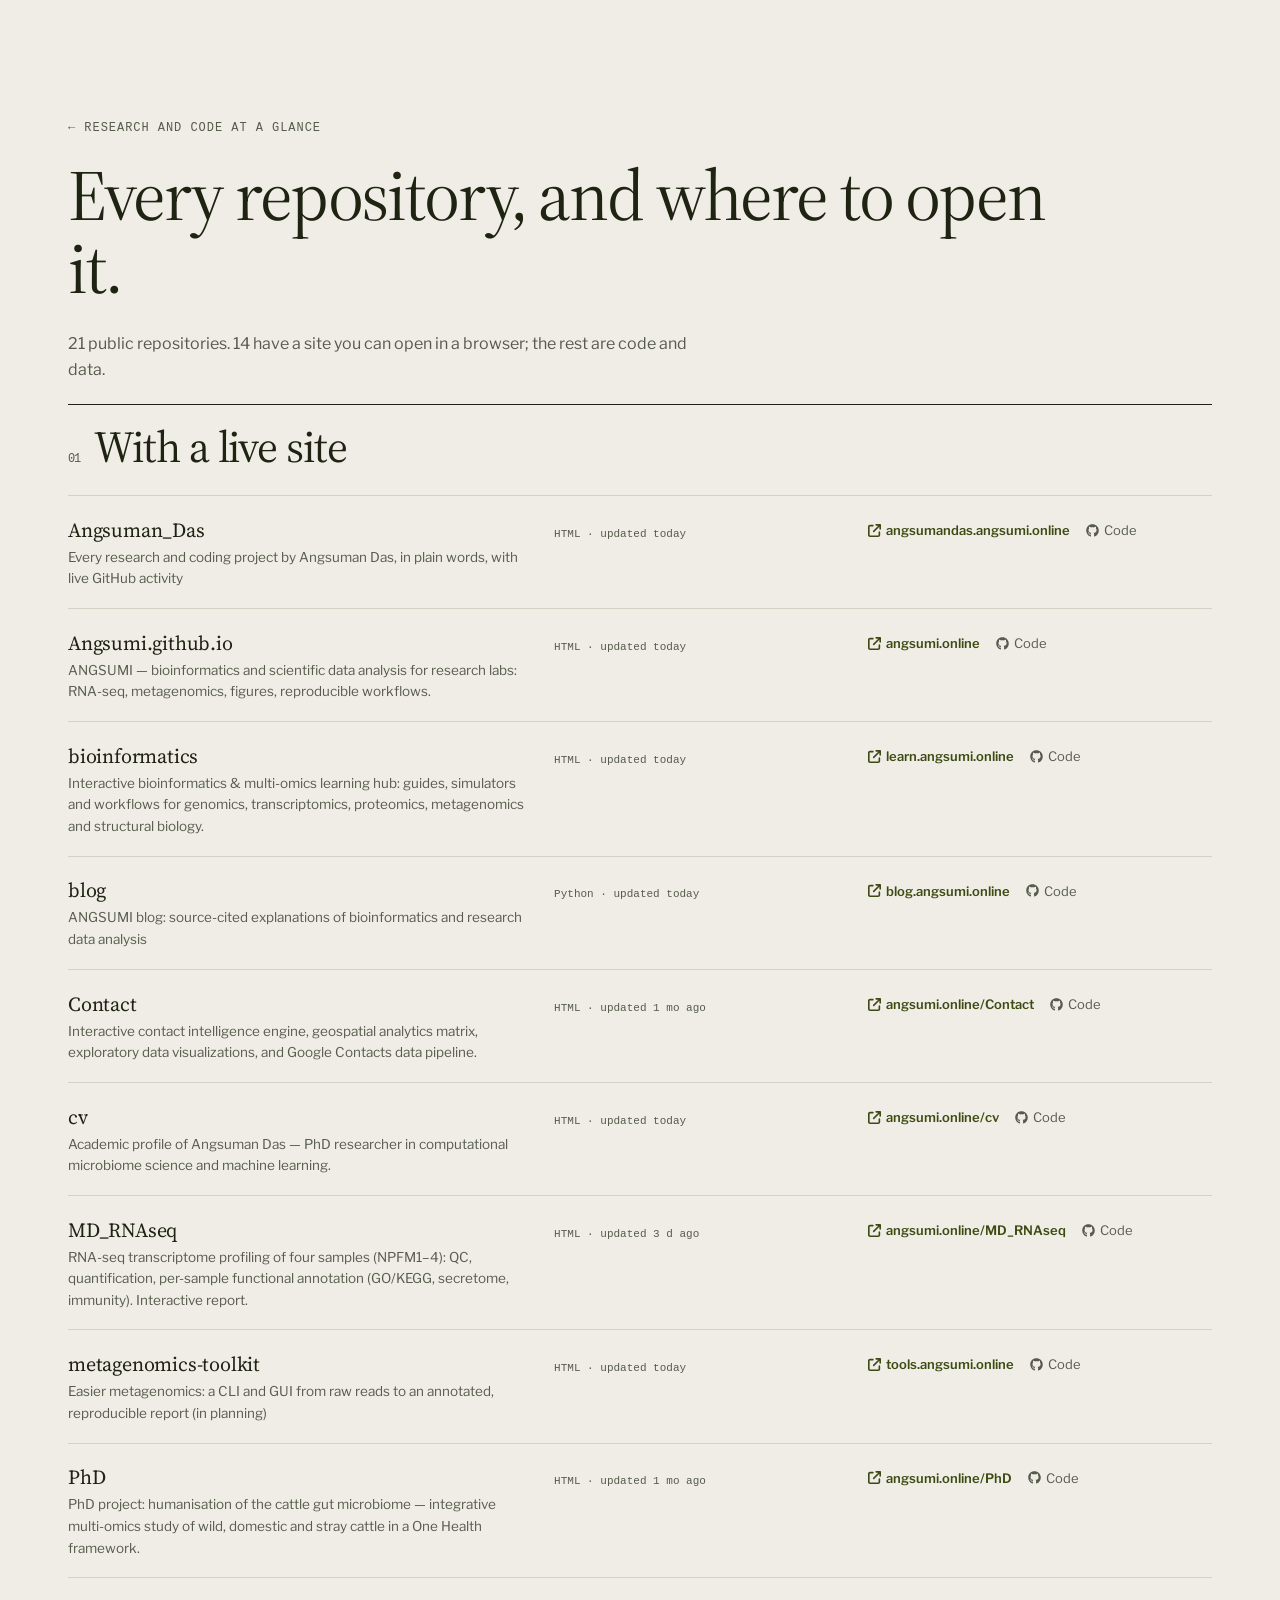
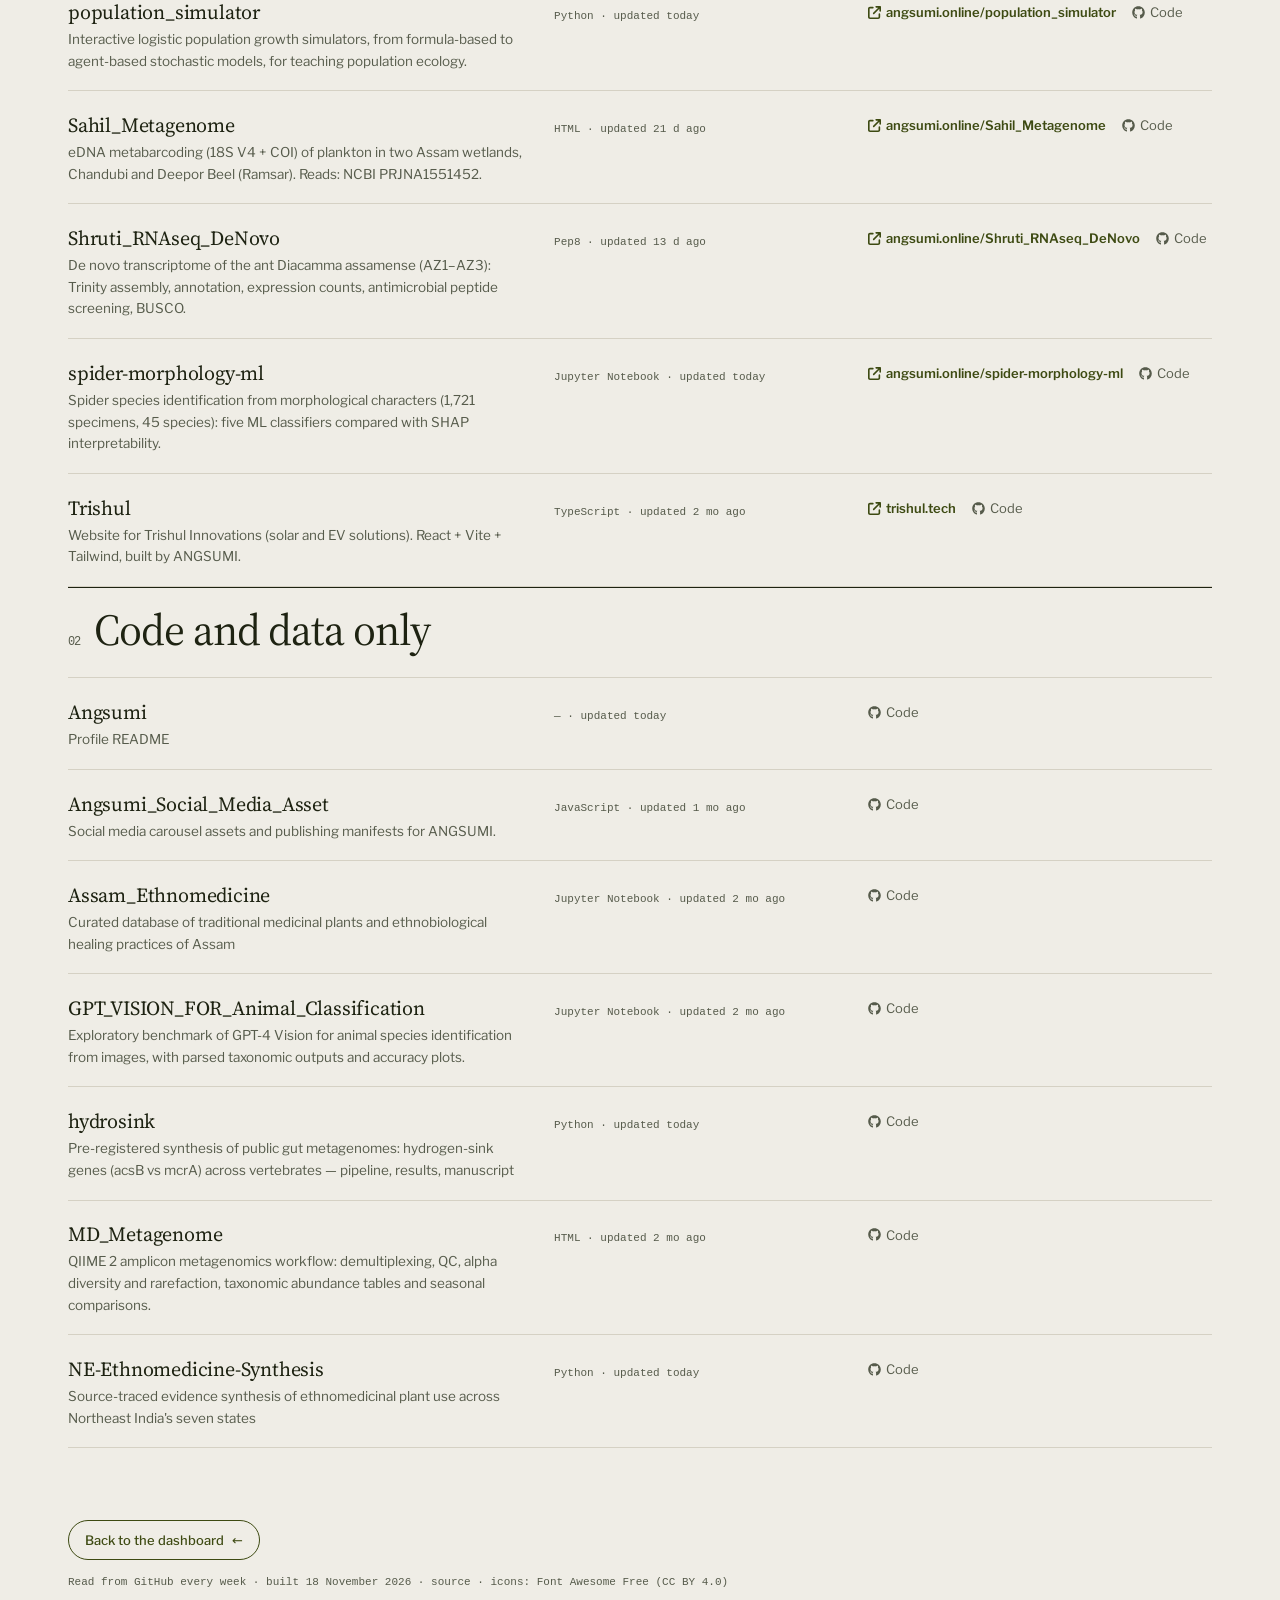
<file: repos.html>
<!doctype html>
<html lang="en">
<head>
<meta charset="utf-8">
<meta name="viewport" content="width=device-width,initial-scale=1">
<title>All repositories: Angsuman Das</title>
<meta name="description" content="Every public repository by Angsuman Das and ANGSUMI, with its live GitHub Pages site and its code.">
<link rel="canonical" href="https://angsumandas.angsumi.online/repos.html">
<meta property="og:title" content="All repositories: Angsuman Das">
<meta property="og:description" content="21 public repositories, 14 with a live site.">
<meta property="og:url" content="https://angsumandas.angsumi.online/repos.html">
<meta property="og:image" content="https://angsumi.online/og-icon.png">
<link rel="icon" href="data:image/svg+xml,%3Csvg xmlns='http://www.w3.org/2000/svg' viewBox='0 0 32 32'%3E%3Ccircle cx='16' cy='16' r='14' fill='none' stroke='%233d4a12' stroke-width='4'/%3E%3Ccircle cx='16' cy='16' r='5' fill='%23a8471f'/%3E%3C/svg%3E">
<link rel="preconnect" href="https://fonts.googleapis.com">
<link rel="preconnect" href="https://fonts.gstatic.com" crossorigin>
<link rel="stylesheet" href="https://fonts.googleapis.com/css2?family=Libre+Franklin:wght@400;500;600&amp;family=Source+Serif+4:ital,opsz,wght@0,8..60,400;1,8..60,400&amp;display=swap">
<link rel="stylesheet" href="style.css">
<script>document.documentElement.classList.add('js')</script>
</head>
<body>
<svg width="0" height="0" style="position:absolute" aria-hidden="true"><symbol id="fa-arrow-up-right-from-square" viewBox="0 0 512 512"><path fill="currentColor" d="M320 0c-17.7 0-32 14.3-32 32s14.3 32 32 32h82.7L201.4 265.4c-12.5 12.5-12.5 32.8 0 45.3s32.8 12.5 45.3 0L448 109.3V192c0 17.7 14.3 32 32 32s32-14.3 32-32V32c0-17.7-14.3-32-32-32H320zM80 32C35.8 32 0 67.8 0 112V432c0 44.2 35.8 80 80 80H400c44.2 0 80-35.8 80-80V320c0-17.7-14.3-32-32-32s-32 14.3-32 32V432c0 8.8-7.2 16-16 16H80c-8.8 0-16-7.2-16-16V112c0-8.8 7.2-16 16-16H192c17.7 0 32-14.3 32-32s-14.3-32-32-32H80z"/></symbol><symbol id="fa-book-open" viewBox="0 0 576 512"><path fill="currentColor" d="M249.6 471.5c10.8 3.8 22.4-4.1 22.4-15.5V78.6c0-4.2-1.6-8.4-5-11C247.4 52 202.4 32 144 32C93.5 32 46.3 45.3 18.1 56.1C6.8 60.5 0 71.7 0 83.8V454.1c0 11.9 12.8 20.2 24.1 16.5C55.6 460.1 105.5 448 144 448c33.9 0 79 14 105.6 23.5zm76.8 0C353 462 398.1 448 432 448c38.5 0 88.4 12.1 119.9 22.6c11.3 3.8 24.1-4.6 24.1-16.5V83.8c0-12.1-6.8-23.3-18.1-27.6C529.7 45.3 482.5 32 432 32c-58.4 0-103.4 20-123 35.6c-3.3 2.6-5 6.8-5 11V456c0 11.4 11.7 19.3 22.4 15.5z"/></symbol><symbol id="fa-circle-check" viewBox="0 0 512 512"><path fill="currentColor" d="M256 512A256 256 0 1 0 256 0a256 256 0 1 0 0 512zM369 209L241 337c-9.4 9.4-24.6 9.4-33.9 0l-64-64c-9.4-9.4-9.4-24.6 0-33.9s24.6-9.4 33.9 0l47 47L335 175c9.4-9.4 24.6-9.4 33.9 0s9.4 24.6 0 33.9z"/></symbol><symbol id="fa-circle" viewBox="0 0 512 512"><path fill="currentColor" d="M256 512A256 256 0 1 0 256 0a256 256 0 1 0 0 512z"/></symbol><symbol id="fa-code" viewBox="0 0 640 512"><path fill="currentColor" d="M392.8 1.2c-17-4.9-34.7 5-39.6 22l-128 448c-4.9 17 5 34.7 22 39.6s34.7-5 39.6-22l128-448c4.9-17-5-34.7-22-39.6zm80.6 120.1c-12.5 12.5-12.5 32.8 0 45.3L562.7 256l-89.4 89.4c-12.5 12.5-12.5 32.8 0 45.3s32.8 12.5 45.3 0l112-112c12.5-12.5 12.5-32.8 0-45.3l-112-112c-12.5-12.5-32.8-12.5-45.3 0zm-306.7 0c-12.5-12.5-32.8-12.5-45.3 0l-112 112c-12.5 12.5-12.5 32.8 0 45.3l112 112c12.5 12.5 32.8 12.5 45.3 0s12.5-32.8 0-45.3L77.3 256l89.4-89.4c12.5-12.5 12.5-32.8 0-45.3z"/></symbol><symbol id="fa-file-lines" viewBox="0 0 384 512"><path fill="currentColor" d="M64 0C28.7 0 0 28.7 0 64V448c0 35.3 28.7 64 64 64H320c35.3 0 64-28.7 64-64V160H256c-17.7 0-32-14.3-32-32V0H64zM256 0V128H384L256 0zM112 256H272c8.8 0 16 7.2 16 16s-7.2 16-16 16H112c-8.8 0-16-7.2-16-16s7.2-16 16-16zm0 64H272c8.8 0 16 7.2 16 16s-7.2 16-16 16H112c-8.8 0-16-7.2-16-16s7.2-16 16-16zm0 64H272c8.8 0 16 7.2 16 16s-7.2 16-16 16H112c-8.8 0-16-7.2-16-16s7.2-16 16-16z"/></symbol><symbol id="fa-file-pdf" viewBox="0 0 512 512"><path fill="currentColor" d="M0 64C0 28.7 28.7 0 64 0L224 0l0 128c0 17.7 14.3 32 32 32l128 0 0 144-208 0c-35.3 0-64 28.7-64 64l0 144-48 0c-35.3 0-64-28.7-64-64L0 64zm384 64l-128 0L256 0 384 128zM176 352l32 0c30.9 0 56 25.1 56 56s-25.1 56-56 56l-16 0 0 32c0 8.8-7.2 16-16 16s-16-7.2-16-16l0-48 0-80c0-8.8 7.2-16 16-16zm32 80c13.3 0 24-10.7 24-24s-10.7-24-24-24l-16 0 0 48 16 0zm96-80l32 0c26.5 0 48 21.5 48 48l0 64c0 26.5-21.5 48-48 48l-32 0c-8.8 0-16-7.2-16-16l0-128c0-8.8 7.2-16 16-16zm32 128c8.8 0 16-7.2 16-16l0-64c0-8.8-7.2-16-16-16l-16 0 0 96 16 0zm80-112c0-8.8 7.2-16 16-16l48 0c8.8 0 16 7.2 16 16s-7.2 16-16 16l-32 0 0 32 32 0c8.8 0 16 7.2 16 16s-7.2 16-16 16l-32 0 0 48c0 8.8-7.2 16-16 16s-16-7.2-16-16l0-64 0-64z"/></symbol><symbol id="fa-flask" viewBox="0 0 448 512"><path fill="currentColor" d="M288 0H160 128C110.3 0 96 14.3 96 32s14.3 32 32 32V196.8c0 11.8-3.3 23.5-9.5 33.5L10.3 406.2C3.6 417.2 0 429.7 0 442.6C0 480.9 31.1 512 69.4 512H378.6c38.3 0 69.4-31.1 69.4-69.4c0-12.8-3.6-25.4-10.3-36.4L329.5 230.4c-6.2-10.1-9.5-21.7-9.5-33.5V64c17.7 0 32-14.3 32-32s-14.3-32-32-32H288zM192 196.8V64h64V196.8c0 23.7 6.6 46.9 19 67.1L309.5 320h-171L173 263.9c12.4-20.2 19-43.4 19-67.1z"/></symbol><symbol id="fa-github" viewBox="0 0 496 512"><path fill="currentColor" d="M165.9 397.4c0 2-2.3 3.6-5.2 3.6-3.3.3-5.6-1.3-5.6-3.6 0-2 2.3-3.6 5.2-3.6 3-.3 5.6 1.3 5.6 3.6zm-31.1-4.5c-.7 2 1.3 4.3 4.3 4.9 2.6 1 5.6 0 6.2-2s-1.3-4.3-4.3-5.2c-2.6-.7-5.5.3-6.2 2.3zm44.2-1.7c-2.9.7-4.9 2.6-4.6 4.9.3 2 2.9 3.3 5.9 2.6 2.9-.7 4.9-2.6 4.6-4.6-.3-1.9-3-3.2-5.9-2.9zM244.8 8C106.1 8 0 113.3 0 252c0 110.9 69.8 205.8 169.5 239.2 12.8 2.3 17.3-5.6 17.3-12.1 0-6.2-.3-40.4-.3-61.4 0 0-70 15-84.7-29.8 0 0-11.4-29.1-27.8-36.6 0 0-22.9-15.7 1.6-15.4 0 0 24.9 2 38.6 25.8 21.9 38.6 58.6 27.5 72.9 20.9 2.3-16 8.8-27.1 16-33.7-55.9-6.2-112.3-14.3-112.3-110.5 0-27.5 7.6-41.3 23.6-58.9-2.6-6.5-11.1-33.3 2.6-67.9 20.9-6.5 69 27 69 27 20-5.6 41.5-8.5 62.8-8.5s42.8 2.9 62.8 8.5c0 0 48.1-33.6 69-27 13.7 34.7 5.2 61.4 2.6 67.9 16 17.7 25.8 31.5 25.8 58.9 0 96.5-58.9 104.2-114.8 110.5 9.2 7.9 17 22.9 17 46.4 0 33.7-.3 75.4-.3 83.6 0 6.5 4.6 14.4 17.3 12.1C428.2 457.8 496 362.9 496 252 496 113.3 383.5 8 244.8 8zM97.2 352.9c-1.3 1-1 3.3.7 5.2 1.6 1.6 3.9 2.3 5.2 1 1.3-1 1-3.3-.7-5.2-1.6-1.6-3.9-2.3-5.2-1zm-10.8-8.1c-.7 1.3.3 2.9 2.3 3.9 1.6 1 3.6.7 4.3-.7.7-1.3-.3-2.9-2.3-3.9-2-.6-3.6-.3-4.3.7zm32.4 35.6c-1.6 1.3-1 4.3 1.3 6.2 2.3 2.3 5.2 2.6 6.5 1 1.3-1.3.7-4.3-1.3-6.2-2.2-2.3-5.2-2.6-6.5-1zm-11.4-14.7c-1.6 1-1.6 3.6 0 5.9 1.6 2.3 4.3 3.3 5.6 2.3 1.6-1.3 1.6-3.9 0-6.2-1.4-2.3-4-3.3-5.6-2z"/></symbol><symbol id="fa-laptop-code" viewBox="0 0 640 512"><path fill="currentColor" d="M64 96c0-35.3 28.7-64 64-64H512c35.3 0 64 28.7 64 64V352H512V96H128V352H64V96zM0 403.2C0 392.6 8.6 384 19.2 384H620.8c10.6 0 19.2 8.6 19.2 19.2c0 42.4-34.4 76.8-76.8 76.8H76.8C34.4 480 0 445.6 0 403.2zM281 209l-31 31 31 31c9.4 9.4 9.4 24.6 0 33.9s-24.6 9.4-33.9 0l-48-48c-9.4-9.4-9.4-24.6 0-33.9l48-48c9.4-9.4 24.6-9.4 33.9 0s9.4 24.6 0 33.9zM393 175l48 48c9.4 9.4 9.4 24.6 0 33.9l-48 48c-9.4 9.4-24.6 9.4-33.9 0s-9.4-24.6 0-33.9l31-31-31-31c-9.4-9.4-9.4-24.6 0-33.9s24.6-9.4 33.9 0z"/></symbol><symbol id="fa-link" viewBox="0 0 640 512"><path fill="currentColor" d="M579.8 267.7c56.5-56.5 56.5-148 0-204.5c-50-50-128.8-56.5-186.3-15.4l-1.6 1.1c-14.4 10.3-17.7 30.3-7.4 44.6s30.3 17.7 44.6 7.4l1.6-1.1c32.1-22.9 76-19.3 103.8 8.6c31.5 31.5 31.5 82.5 0 114L422.3 334.8c-31.5 31.5-82.5 31.5-114 0c-27.9-27.9-31.5-71.8-8.6-103.8l1.1-1.6c10.3-14.4 6.9-34.4-7.4-44.6s-34.4-6.9-44.6 7.4l-1.1 1.6C206.5 251.2 213 330 263 380c56.5 56.5 148 56.5 204.5 0L579.8 267.7zM60.2 244.3c-56.5 56.5-56.5 148 0 204.5c50 50 128.8 56.5 186.3 15.4l1.6-1.1c14.4-10.3 17.7-30.3 7.4-44.6s-30.3-17.7-44.6-7.4l-1.6 1.1c-32.1 22.9-76 19.3-103.8-8.6C74 372 74 321 105.5 289.5L217.7 177.2c31.5-31.5 82.5-31.5 114 0c27.9 27.9 31.5 71.8 8.6 103.9l-1.1 1.6c-10.3 14.4-6.9 34.4 7.4 44.6s34.4 6.9 44.6-7.4l1.1-1.6C433.5 260.8 427 182 377 132c-56.5-56.5-148-56.5-204.5 0L60.2 244.3z"/></symbol><symbol id="fa-linkedin" viewBox="0 0 448 512"><path fill="currentColor" d="M416 32H31.9C14.3 32 0 46.5 0 64.3v383.4C0 465.5 14.3 480 31.9 480H416c17.6 0 32-14.5 32-32.3V64.3c0-17.8-14.4-32.3-32-32.3zM135.4 416H69V202.2h66.5V416zm-33.2-243c-21.3 0-38.5-17.3-38.5-38.5S80.9 96 102.2 96c21.2 0 38.5 17.3 38.5 38.5 0 21.3-17.2 38.5-38.5 38.5zm282.1 243h-66.4V312c0-24.8-.5-56.7-34.5-56.7-34.6 0-39.9 27-39.9 54.9V416h-66.4V202.2h63.7v29.2h.9c8.9-16.8 30.6-34.5 62.9-34.5 67.2 0 79.7 44.3 79.7 101.9V416z"/></symbol><symbol id="fa-orcid" viewBox="0 0 512 512"><path fill="currentColor" d="M294.75 188.19h-45.92V342h47.47c67.62 0 83.12-51.34 83.12-76.91 0-41.64-26.54-76.9-84.67-76.9zM256 8C119 8 8 119 8 256s111 248 248 248 248-111 248-248S393 8 256 8zm-80.79 360.76h-29.84v-207.5h29.84zm-14.92-231.14a19.57 19.57 0 1 1 19.57-19.57 19.64 19.64 0 0 1-19.57 19.57zM300 369h-81V161.26h80.6c76.73 0 110.44 54.83 110.44 103.85C410 318.39 368.38 369 300 369z"/></symbol><symbol id="fa-researchgate" viewBox="0 0 448 512"><path fill="currentColor" d="M0 32v448h448V32H0zm262.2 334.4c-6.6 3-33.2 6-50-14.2-9.2-10.6-25.3-33.3-42.2-63.6-8.9 0-14.7 0-21.4-.6v46.4c0 23.5 6 21.2 25.8 23.9v8.1c-6.9-.3-23.1-.8-35.6-.8-13.1 0-26.1.6-33.6.8v-8.1c15.5-2.9 22-1.3 22-23.9V225c0-22.6-6.4-21-22-23.9V193c25.8 1 53.1-.6 70.9-.6 31.7 0 55.9 14.4 55.9 45.6 0 21.1-16.7 42.2-39.2 47.5 13.6 24.2 30 45.6 42.2 58.9 7.2 7.8 17.2 14.7 27.2 14.7v7.3zm22.9-135c-23.3 0-32.2-15.7-32.2-32.2V167c0-12.2 8.8-30.4 34-30.4s30.4 17.9 30.4 17.9l-10.7 7.2s-5.5-12.5-19.7-12.5c-7.9 0-19.7 7.3-19.7 19.7v26.8c0 13.4 6.6 23.3 17.9 23.3 14.1 0 21.5-10.9 21.5-26.8h-17.9v-10.7h30.4c0 20.5 4.7 49.9-34 49.9zm-116.5 44.7c-9.4 0-13.6-.3-20-.8v-69.7c6.4-.6 15-.6 22.5-.6 23.3 0 37.2 12.2 37.2 34.5 0 21.9-15 36.6-39.7 36.6z"/></symbol><symbol id="fa-x-twitter" viewBox="0 0 512 512"><path fill="currentColor" d="M389.2 48h70.6L305.6 224.2 487 464H345L233.7 318.6 106.5 464H35.8L200.7 275.5 26.8 48H172.4L272.9 180.9 389.2 48zM364.4 421.8h39.1L151.1 88h-42L364.4 421.8z"/></symbol></svg>
<main>
<header class="intro wrap" data-enter>
  <p class="kicker"><a href="./">← Research and code at a glance</a></p>
  <h1>Every repository, and where to open it.</h1>
  <p class="who">21 public repositories. 14 have a site you can open in a browser; the rest are code and data.</p>
</header>

<section class="wrap" id="live" aria-labelledby="live-h">
  <h2 id="live-h" class="title"><i>01</i>With a live site</h2>
  <ul class="repos"><li class="repo"><div><h3>Angsuman_Das</h3><p>Every research and coding project by Angsuman Das, in plain words, with live GitHub activity</p></div><p class="meta">HTML · updated today</p><p class="links"><a class="open" href="https://angsumandas.angsumi.online/"><svg class="i" aria-hidden="true"><use href="#fa-arrow-up-right-from-square"/></svg>angsumandas.angsumi.online</a><a href="https://github.com/Angsumi/Angsuman_Das"><svg class="i" aria-hidden="true"><use href="#fa-github"/></svg>Code</a></p></li><li class="repo"><div><h3>Angsumi.github.io</h3><p>ANGSUMI — bioinformatics and scientific data analysis for research labs: RNA-seq, metagenomics, figures, reproducible workflows.</p></div><p class="meta">HTML · updated today</p><p class="links"><a class="open" href="https://angsumi.online/"><svg class="i" aria-hidden="true"><use href="#fa-arrow-up-right-from-square"/></svg>angsumi.online</a><a href="https://github.com/Angsumi/Angsumi.github.io"><svg class="i" aria-hidden="true"><use href="#fa-github"/></svg>Code</a></p></li><li class="repo"><div><h3>bioinformatics</h3><p>Interactive bioinformatics &amp; multi-omics learning hub: guides, simulators and workflows for genomics, transcriptomics, proteomics, metagenomics and structural biology.</p></div><p class="meta">HTML · updated today</p><p class="links"><a class="open" href="https://learn.angsumi.online/"><svg class="i" aria-hidden="true"><use href="#fa-arrow-up-right-from-square"/></svg>learn.angsumi.online</a><a href="https://github.com/Angsumi/bioinformatics"><svg class="i" aria-hidden="true"><use href="#fa-github"/></svg>Code</a></p></li><li class="repo"><div><h3>blog</h3><p>ANGSUMI blog: source-cited explanations of bioinformatics and research data analysis</p></div><p class="meta">Python · updated today</p><p class="links"><a class="open" href="https://blog.angsumi.online/"><svg class="i" aria-hidden="true"><use href="#fa-arrow-up-right-from-square"/></svg>blog.angsumi.online</a><a href="https://github.com/Angsumi/blog"><svg class="i" aria-hidden="true"><use href="#fa-github"/></svg>Code</a></p></li><li class="repo"><div><h3>Contact</h3><p>Interactive contact intelligence engine, geospatial analytics matrix, exploratory data visualizations, and Google Contacts data pipeline.</p></div><p class="meta">HTML · updated 1 mo ago</p><p class="links"><a class="open" href="https://angsumi.online/Contact/"><svg class="i" aria-hidden="true"><use href="#fa-arrow-up-right-from-square"/></svg>angsumi.online/Contact</a><a href="https://github.com/Angsumi/Contact"><svg class="i" aria-hidden="true"><use href="#fa-github"/></svg>Code</a></p></li><li class="repo"><div><h3>cv</h3><p>Academic profile of Angsuman Das — PhD researcher in computational microbiome science and machine learning.</p></div><p class="meta">HTML · updated today</p><p class="links"><a class="open" href="https://angsumi.online/cv/"><svg class="i" aria-hidden="true"><use href="#fa-arrow-up-right-from-square"/></svg>angsumi.online/cv</a><a href="https://github.com/Angsumi/cv"><svg class="i" aria-hidden="true"><use href="#fa-github"/></svg>Code</a></p></li><li class="repo"><div><h3>MD_RNAseq</h3><p>RNA-seq transcriptome profiling of four samples (NPFM1–4): QC, quantification, per-sample functional annotation (GO/KEGG, secretome, immunity). Interactive report.</p></div><p class="meta">HTML · updated 3 d ago</p><p class="links"><a class="open" href="https://angsumi.online/MD_RNAseq/"><svg class="i" aria-hidden="true"><use href="#fa-arrow-up-right-from-square"/></svg>angsumi.online/MD_RNAseq</a><a href="https://github.com/Angsumi/MD_RNAseq"><svg class="i" aria-hidden="true"><use href="#fa-github"/></svg>Code</a></p></li><li class="repo"><div><h3>metagenomics-toolkit</h3><p>Easier metagenomics: a CLI and GUI from raw reads to an annotated, reproducible report (in planning)</p></div><p class="meta">HTML · updated today</p><p class="links"><a class="open" href="https://tools.angsumi.online/"><svg class="i" aria-hidden="true"><use href="#fa-arrow-up-right-from-square"/></svg>tools.angsumi.online</a><a href="https://github.com/Angsumi/metagenomics-toolkit"><svg class="i" aria-hidden="true"><use href="#fa-github"/></svg>Code</a></p></li><li class="repo"><div><h3>PhD</h3><p>PhD project: humanisation of the cattle gut microbiome — integrative multi-omics study of wild, domestic and stray cattle in a One Health framework.</p></div><p class="meta">HTML · updated 1 mo ago</p><p class="links"><a class="open" href="https://angsumi.online/PhD/"><svg class="i" aria-hidden="true"><use href="#fa-arrow-up-right-from-square"/></svg>angsumi.online/PhD</a><a href="https://github.com/Angsumi/PhD"><svg class="i" aria-hidden="true"><use href="#fa-github"/></svg>Code</a></p></li><li class="repo"><div><h3>population_simulator</h3><p>Interactive logistic population growth simulators, from formula-based to agent-based stochastic models, for teaching population ecology.</p></div><p class="meta">Python · updated today</p><p class="links"><a class="open" href="https://angsumi.online/population_simulator/"><svg class="i" aria-hidden="true"><use href="#fa-arrow-up-right-from-square"/></svg>angsumi.online/population_simulator</a><a href="https://github.com/Angsumi/population_simulator"><svg class="i" aria-hidden="true"><use href="#fa-github"/></svg>Code</a></p></li><li class="repo"><div><h3>Sahil_Metagenome</h3><p>eDNA metabarcoding (18S V4 + COI) of plankton in two Assam wetlands, Chandubi and Deepor Beel (Ramsar). Reads: NCBI PRJNA1551452.</p></div><p class="meta">HTML · updated 21 d ago</p><p class="links"><a class="open" href="https://angsumi.online/Sahil_Metagenome/"><svg class="i" aria-hidden="true"><use href="#fa-arrow-up-right-from-square"/></svg>angsumi.online/Sahil_Metagenome</a><a href="https://github.com/Angsumi/Sahil_Metagenome"><svg class="i" aria-hidden="true"><use href="#fa-github"/></svg>Code</a></p></li><li class="repo"><div><h3>Shruti_RNAseq_DeNovo</h3><p>De novo transcriptome of the ant Diacamma assamense (AZ1–AZ3): Trinity assembly, annotation, expression counts, antimicrobial peptide screening, BUSCO.</p></div><p class="meta">Pep8 · updated 13 d ago</p><p class="links"><a class="open" href="https://angsumi.online/Shruti_RNAseq_DeNovo/"><svg class="i" aria-hidden="true"><use href="#fa-arrow-up-right-from-square"/></svg>angsumi.online/Shruti_RNAseq_DeNovo</a><a href="https://github.com/Angsumi/Shruti_RNAseq_DeNovo"><svg class="i" aria-hidden="true"><use href="#fa-github"/></svg>Code</a></p></li><li class="repo"><div><h3>spider-morphology-ml</h3><p>Spider species identification from morphological characters (1,721 specimens, 45 species): five ML classifiers compared with SHAP interpretability.</p></div><p class="meta">Jupyter Notebook · updated today</p><p class="links"><a class="open" href="https://angsumi.online/spider-morphology-ml/"><svg class="i" aria-hidden="true"><use href="#fa-arrow-up-right-from-square"/></svg>angsumi.online/spider-morphology-ml</a><a href="https://github.com/Angsumi/spider-morphology-ml"><svg class="i" aria-hidden="true"><use href="#fa-github"/></svg>Code</a></p></li><li class="repo"><div><h3>Trishul</h3><p>Website for Trishul Innovations (solar and EV solutions). React + Vite + Tailwind, built by ANGSUMI.</p></div><p class="meta">TypeScript · updated 2 mo ago</p><p class="links"><a class="open" href="https://trishul.tech/"><svg class="i" aria-hidden="true"><use href="#fa-arrow-up-right-from-square"/></svg>trishul.tech</a><a href="https://github.com/Angsumi/Trishul"><svg class="i" aria-hidden="true"><use href="#fa-github"/></svg>Code</a></p></li></ul>
</section>

<section class="wrap" id="code" aria-labelledby="code-h">
  <h2 id="code-h" class="title"><i>02</i>Code and data only</h2>
  <ul class="repos"><li class="repo"><div><h3>Angsumi</h3><p>Profile README</p></div><p class="meta">— · updated today</p><p class="links"><a href="https://github.com/Angsumi/Angsumi"><svg class="i" aria-hidden="true"><use href="#fa-github"/></svg>Code</a></p></li><li class="repo"><div><h3>Angsumi_Social_Media_Asset</h3><p>Social media carousel assets and publishing manifests for ANGSUMI.</p></div><p class="meta">JavaScript · updated 1 mo ago</p><p class="links"><a href="https://github.com/Angsumi/Angsumi_Social_Media_Asset"><svg class="i" aria-hidden="true"><use href="#fa-github"/></svg>Code</a></p></li><li class="repo"><div><h3>Assam_Ethnomedicine</h3><p>Curated database of traditional medicinal plants and ethnobiological healing practices of Assam</p></div><p class="meta">Jupyter Notebook · updated 2 mo ago</p><p class="links"><a href="https://github.com/Angsumi/Assam_Ethnomedicine"><svg class="i" aria-hidden="true"><use href="#fa-github"/></svg>Code</a></p></li><li class="repo"><div><h3>GPT_VISION_FOR_Animal_Classification</h3><p>Exploratory benchmark of GPT-4 Vision for animal species identification from images, with parsed taxonomic outputs and accuracy plots.</p></div><p class="meta">Jupyter Notebook · updated 2 mo ago</p><p class="links"><a href="https://github.com/Angsumi/GPT_VISION_FOR_Animal_Classification"><svg class="i" aria-hidden="true"><use href="#fa-github"/></svg>Code</a></p></li><li class="repo"><div><h3>hydrosink</h3><p>Pre-registered synthesis of public gut metagenomes: hydrogen-sink genes (acsB vs mcrA) across vertebrates — pipeline, results, manuscript</p></div><p class="meta">Python · updated today</p><p class="links"><a href="https://github.com/Angsumi/hydrosink"><svg class="i" aria-hidden="true"><use href="#fa-github"/></svg>Code</a></p></li><li class="repo"><div><h3>MD_Metagenome</h3><p>QIIME 2 amplicon metagenomics workflow: demultiplexing, QC, alpha diversity and rarefaction, taxonomic abundance tables and seasonal comparisons.</p></div><p class="meta">HTML · updated 2 mo ago</p><p class="links"><a href="https://github.com/Angsumi/MD_Metagenome"><svg class="i" aria-hidden="true"><use href="#fa-github"/></svg>Code</a></p></li><li class="repo"><div><h3>NE-Ethnomedicine-Synthesis</h3><p>Source-traced evidence synthesis of ethnomedicinal plant use across Northeast India&#x27;s seven states</p></div><p class="meta">Python · updated today</p><p class="links"><a href="https://github.com/Angsumi/NE-Ethnomedicine-Synthesis"><svg class="i" aria-hidden="true"><use href="#fa-github"/></svg>Code</a></p></li></ul>
</section>
</main>
<footer class="wrap foot"><a class="footbtn" href="./">Back to the dashboard <span aria-hidden="true">←</span></a><br>Read from GitHub every week · built <time datetime="2026-11-18">18 November 2026</time> · <a href="https://github.com/Angsumi/Angsuman_Das">source</a> · icons: <a href="https://fontawesome.com/license/free">Font Awesome Free</a> (CC BY 4.0)</footer>
</body>
</html>
</file>
<file: style.css>
/* Olive on bone. Source Serif 4 display, Libre Franklin text. One colour per strand.
   Hairlines, no shadows, no gradients. Motion: one hero entrance, rings and bars that fill once,
   and a quiet hover/press layer. Shared system with angsumi.online/cv/. */
:root{
  --paper:#efede6;--panel:#efede6;--ink:#1e2312;--soft:#565b4b;--faint:#e2dfd4;--line:#d5d1c4;--dim:#b9b6aa;
  --research:#3d4a12;--learning:#85651a;--build:#a8471f;--accent:#3d4a12;--ok:#3b7d2e;
  --serif:"Source Serif 4","Source Serif Pro",Georgia,serif;
  --sans:"Libre Franklin",ui-sans-serif,system-ui,-apple-system,"Segoe UI",Roboto,Arial,sans-serif;
  --mono:ui-monospace,"SF Mono",Menlo,Consolas,"Liberation Mono",monospace;
  --ease:cubic-bezier(.2,.8,.2,1);--ease-enter:cubic-bezier(.22,1,.36,1);
}
*{box-sizing:border-box}
html{scroll-behavior:smooth;scroll-padding-top:16px}
@media (prefers-reduced-motion:reduce){html{scroll-behavior:auto}}
body{margin:0;background:var(--paper);color:var(--ink);font:15px/1.6 var(--sans);-webkit-font-smoothing:antialiased}
::selection{background:var(--accent);color:var(--paper)}
a{color:inherit;text-decoration:none;background:linear-gradient(currentColor,currentColor) 0 100%/100% 1px no-repeat;transition:background-size .15s var(--ease),color .15s var(--ease)}
a:hover{background-size:100% 2px}
:focus-visible{outline:2px solid var(--build);outline-offset:3px;border-radius:2px}
.wrap{max-width:1240px;margin:0 auto;padding:0 20px}
@media (min-width:1024px){.wrap{padding:0 48px}}
h1,h2,h3,h4{margin:0;font-weight:400;line-height:1.2}
section{padding:96px 0 0}
.i{width:1em;height:1em;flex:none;vertical-align:-.125em}

/* Intro */
.intro{padding-top:clamp(56px,10vw,120px)}
.kicker{font:500 12px/1.4 var(--mono);letter-spacing:.08em;text-transform:uppercase;color:var(--soft);margin:0 0 22px}
h1{font:400 clamp(34px,5.6vw,72px)/1.02 var(--serif);max-width:1020px;letter-spacing:-.03em}
.who{color:var(--soft);max-width:640px;margin:26px 0 22px;font-size:16px}
.who a{color:var(--accent)}
.profiles{display:flex;flex-wrap:wrap;gap:0 22px;margin-bottom:56px}
.profiles a{display:inline-flex;align-items:center;gap:7px;padding:10px 0;font-size:14px;color:var(--soft);background-size:0 1px;background-position:100% 100%}
.profiles a:hover{color:var(--ink);background-size:100% 1px;background-position:0 100%}
.profiles .i{font-size:15px}
.goals{display:grid;grid-template-columns:repeat(4,1fr);border-top:1px solid var(--ink);border-bottom:1px solid var(--line)}
.goals a{position:relative;padding:16px 16px 16px 0;font:400 19px/1.25 var(--serif);letter-spacing:-.01em;background:none;transition:color .15s var(--ease)}
.goals a::after{content:"→";position:absolute;right:18px;bottom:16px;font-family:var(--sans);font-size:14px;color:var(--soft);opacity:0;transform:translateX(-4px);transition:opacity .15s var(--ease),transform .15s var(--ease)}
.goals a:hover{color:var(--accent)}
.goals a:hover::after{opacity:1;transform:none}
.goals a+a{padding-left:16px;border-left:1px solid var(--line)}
.goals i,.title i{font:normal 12px var(--mono);color:var(--soft);display:block;margin-bottom:6px}

/* Hero entrance: once, on load */
@media (prefers-reduced-motion:no-preference){
  .js [data-enter]>*{animation:rise .9s var(--ease-enter) both}
  .js [data-enter]>:nth-child(2){animation-delay:.08s}
  .js [data-enter]>:nth-child(3){animation-delay:.18s}
  .js [data-enter]>:nth-child(4){animation-delay:.26s}
  .js [data-enter]>:nth-child(5){animation-delay:.34s}
  .js .ring .fill{animation:ring 1.4s .5s var(--ease-enter) both}
  .js .months rect{transform-box:fill-box;transform-origin:bottom;animation:grow .9s var(--ease-enter) both}
  .js .months rect:nth-of-type(n+4){animation-delay:.08s}.js .months rect:nth-of-type(n+7){animation-delay:.16s}.js .months rect:nth-of-type(n+10){animation-delay:.24s}
}
@keyframes rise{from{opacity:0;transform:translateY(18px)}to{opacity:1;transform:none}}
@keyframes ring{from{stroke-dasharray:0 999}}
@keyframes grow{from{transform:scaleY(0)}}

/* Section titles */
.title{font:400 clamp(30px,3.6vw,44px)/1.08 var(--serif);letter-spacing:-.025em;display:flex;align-items:baseline;gap:14px;padding-top:18px;border-top:1px solid var(--ink)}
.title i{display:inline;margin:0}
.lead{color:var(--soft);margin:12px 0 28px;font-size:15px;max-width:640px}
.tick{color:var(--ok)}

/* 01 Showcase */
.glance{display:grid;grid-template-columns:1.1fr 1fr 1fr 1.2fr;margin-top:32px}
.glance>div{padding:6px 24px 0;border-left:1px solid var(--line)}
.glance>div:first-child{border-left:0;padding-left:0}
.glance h3{display:flex;align-items:center;gap:7px;font:500 11px var(--mono);letter-spacing:.08em;text-transform:uppercase;color:var(--soft);margin-bottom:14px}
.glance h3 .i{font-size:13px;color:var(--c,var(--soft))}
.glance b{display:block;font:400 56px/1 var(--serif);letter-spacing:-.03em}
.glance b small{font-size:24px;color:var(--soft);letter-spacing:0}
.glance span{color:var(--soft);font-size:13px}
.glance ul{list-style:none;padding:0;margin:16px 0 0;font-size:13px;display:grid;gap:5px}
.glance li::before{content:"";display:inline-block;width:6px;height:6px;border-radius:50%;background:var(--c);margin:0 8px 2px 0}
.big{display:flex;align-items:center;gap:18px}
.ring{width:84px;height:84px;transform:rotate(-90deg);flex:none}
.ring circle{fill:none;stroke-width:4;stroke-linecap:round}
.ring .track{stroke:var(--faint)}.ring .fill{stroke:var(--ok)}
.strand.research{--c:var(--research)}.strand.built{--c:var(--build)}
.strand.research b{color:var(--research)}.strand.built b{color:var(--build)}
.months{display:block;width:100%;margin-top:14px}
.months rect{fill:var(--accent);opacity:.7;transition:opacity .15s var(--ease)}
.months rect:hover{opacity:1}
.months text{font:8px var(--mono);fill:var(--soft);text-anchor:middle}

/* 02 Boards */
.pipe{margin-bottom:28px}
.pipe>h3{font:500 11px var(--mono);letter-spacing:.08em;text-transform:uppercase;color:var(--soft);margin-bottom:10px}
.stages{display:grid;border-top:1px solid var(--line)}
.stages.s7{grid-template-columns:repeat(7,1fr)}.stages.s5{grid-template-columns:repeat(5,1fr)}
.col{padding:14px 10px 16px 0;min-width:0}
.col+.col{padding-left:10px;border-left:1px solid var(--faint)}
.col h4{display:flex;align-items:baseline;gap:6px;font:600 12px/1.3 var(--sans);margin-bottom:10px;min-height:2.6em}
.col h4 b{font:400 11px var(--mono);color:var(--soft)}
.col ol{list-style:none;margin:0;padding:0;display:grid;gap:6px}
.col li a{display:block;padding:2px 0 2px 9px;font-size:12.5px;line-height:1.35;border-left:2px solid var(--c);background:none;transition:transform .15s var(--ease),color .15s var(--ease)}
.col li a:hover{color:var(--c);transform:translateX(2px)}
.research{--c:var(--research)}.learning{--c:var(--learning)}.build{--c:var(--build)}

/* 03 Plan */
.phases{display:grid;grid-template-columns:repeat(3,1fr);gap:0 32px;margin-top:32px}
.phase h3{font:400 24px var(--serif);letter-spacing:-.015em;padding-bottom:12px;margin-bottom:14px;border-bottom:1px solid var(--line)}
.phase:first-child h3{border-bottom:2px solid var(--accent);color:var(--accent)}
.phase ul{list-style:none;padding:0;margin:0;display:grid;gap:10px;font-size:14px}
.phase li{padding-left:18px;position:relative}
.phase li::before{content:"→";position:absolute;left:0;color:var(--dim)}

/* 04 Projects */
.group{margin-top:48px}
.group>header{display:flex;align-items:baseline;gap:14px;flex-wrap:wrap;padding-bottom:12px;border-bottom:2px solid var(--c)}
.group>header h2{display:flex;align-items:center;gap:10px;font:400 26px var(--serif);letter-spacing:-.015em;color:var(--c)}
.group>header h2 .i{font-size:17px}
.group>header p{margin:0;color:var(--soft);font-size:13px}
.cols,.row{display:grid;grid-template-columns:1.6fr 1fr 1fr 1fr;gap:28px}
.cols{font:500 11px var(--mono);letter-spacing:.08em;text-transform:uppercase;color:var(--soft);padding:12px 0 8px;border-bottom:1px solid var(--line)}
.row{padding:24px 0;border-bottom:1px solid var(--line);scroll-margin-top:16px}
.row:target{background:var(--faint)}
.row h3{display:flex;align-items:center;flex-wrap:wrap;gap:10px;font:400 21px/1.25 var(--serif);letter-spacing:-.01em}
.badge{display:inline-flex;align-items:center;gap:4px;font:500 10px var(--mono);letter-spacing:.04em;padding:3px 8px;border-radius:999px;border:1px solid var(--line);color:var(--soft)}
.badge.pub{color:var(--ok);border-color:currentColor}
.what>p{margin:6px 0 0;font-size:14px}
.track{list-style:none;display:flex;margin:14px 0 0;padding:0}
.track li{flex:1;display:flex;flex-direction:column;align-items:center;gap:4px;position:relative;min-width:0}
.track li::before{content:"";position:absolute;top:6px;right:50%;width:100%;height:1px;background:var(--line);z-index:0}
.track li:first-child::before{display:none}
.track li.ok+li.ok::before{background:var(--ok)}
.track .i{font-size:13px;color:var(--ok);background:var(--panel);border-radius:50%;position:relative;z-index:1}
.track i{width:13px;height:13px;border-radius:50%;border:1.5px solid var(--dim);background:var(--paper);position:relative;z-index:1}
.track span{font-size:9px;line-height:1.15;color:var(--soft);text-align:center}
.track .ok span{color:var(--ink)}
.meta{font:11px var(--mono);color:var(--soft);margin:12px 0 0}
.links{display:flex;flex-wrap:wrap;gap:4px 16px;font-size:13px;margin:6px 0 0}
.links a{display:inline-flex;align-items:center;gap:5px;padding:6px 0;color:var(--soft);background-size:0 1px;background-position:100% 100%}
.links a:hover{color:var(--ink);background-size:100% 1px;background-position:0 100%}
.links .open{color:var(--c);font-weight:600}
.links .open:hover{color:var(--c)}
.cell{font-size:13.5px;color:var(--soft)}
.cell.done{color:var(--ink)}
.lbl{display:none}

/* Try + contact */
.tries{display:grid;grid-template-columns:repeat(3,1fr);column-gap:32px}
.try{display:block;padding:16px 0;border-top:1px solid var(--line);background:none;transition:transform .15s var(--ease)}
.try:hover{transform:translateY(-2px)}
.try b{display:flex;align-items:center;justify-content:space-between;font:400 19px/1.3 var(--serif);letter-spacing:-.01em}
.try:hover b{color:var(--accent)}
.try b .i{font-size:11px;color:var(--soft);transition:transform .15s var(--ease)}
.try:hover b .i{transform:translate(2px,-2px)}
.try span{font-size:13px;color:var(--soft)}
.contact{display:grid;grid-template-columns:1fr 1fr;gap:32px;font-size:15px;padding-top:120px}
.contact p{margin:0;padding:20px 0 0;border-top:1px solid var(--ink)}
.contact p{font:400 21px/1.4 var(--serif);letter-spacing:-.01em}
.contact b{font-weight:600}
.contact a{font-family:var(--sans);font-size:15px;white-space:nowrap}
.contact a{color:var(--accent);font-weight:500}
.foot{padding:72px 20px 40px;font:11px var(--mono);color:var(--soft)}
@media (min-width:1024px){.foot{padding:72px 48px 40px}}
.foot a{background-size:0 1px;background-position:100% 100%}
.foot a:hover{background-size:100% 1px;background-position:0 100%}

@media (max-width:900px){
  section{padding-top:72px}
  .glance{grid-template-columns:1fr 1fr;row-gap:28px}.glance>div:nth-child(3){border-left:0;padding-left:0}
  .stages.s7,.stages.s5{grid-template-columns:1fr}.col,.col+.col{padding-left:0;border-left:0;border-bottom:1px solid var(--line);display:grid;grid-template-columns:120px 1fr;gap:10px}.col:last-child{border-bottom:0}
  .col h4{min-height:0;margin:0}
  .goals{grid-template-columns:1fr 1fr}.goals a:nth-child(3){padding-left:0;border-left:0}.goals a:nth-child(n+3){border-top:1px solid var(--line)}
  .phases,.tries,.contact{grid-template-columns:1fr;gap:0 20px}.phase{margin-bottom:24px}
  .contact{gap:24px;padding-top:80px}
  .cols{display:none}.row{grid-template-columns:1fr;gap:10px}
  .lbl{display:block;font:500 10px var(--mono);letter-spacing:.08em;text-transform:uppercase;color:var(--c);margin-bottom:2px}
}
@media (max-width:520px){.glance{grid-template-columns:1fr}.glance>div{border-left:0;padding-left:0}.goals a{font-size:16px}}

/* Footer button + repositories page */
.footbtn{display:inline-flex;align-items:center;gap:8px;min-height:40px;margin-bottom:16px;padding:8px 16px;border:1px solid var(--accent);border-radius:999px;
  font:500 13px/1 var(--sans);color:var(--accent);background:none;transition:transform .15s var(--ease),background-color .15s var(--ease),color .15s var(--ease)}
.footbtn:hover{background:var(--accent);color:var(--paper);transform:translateY(-1px)}
.footbtn:active{transform:scale(.98)}
.kicker a{color:var(--soft);background-size:0 1px;background-position:100% 100%}
.kicker a:hover{color:var(--ink);background-size:100% 1px;background-position:0 100%}
.repos{list-style:none;margin:24px 0 0;padding:0;border-top:1px solid var(--line)}
.repo{display:grid;grid-template-columns:minmax(0,1.6fr) 1fr 1.2fr;gap:8px 28px;align-items:baseline;padding:18px 0;border-bottom:1px solid var(--line)}
.repo h3{font:400 20px/1.25 var(--serif);letter-spacing:-.01em;overflow-wrap:anywhere}
.repo div>p{margin:4px 0 0;font-size:13.5px;color:var(--soft)}
.repo .meta{margin:0}.repo .links{margin:0}
.repo .links .open{color:var(--accent)}
@media (max-width:900px){.repo{grid-template-columns:1fr}}
</file>
